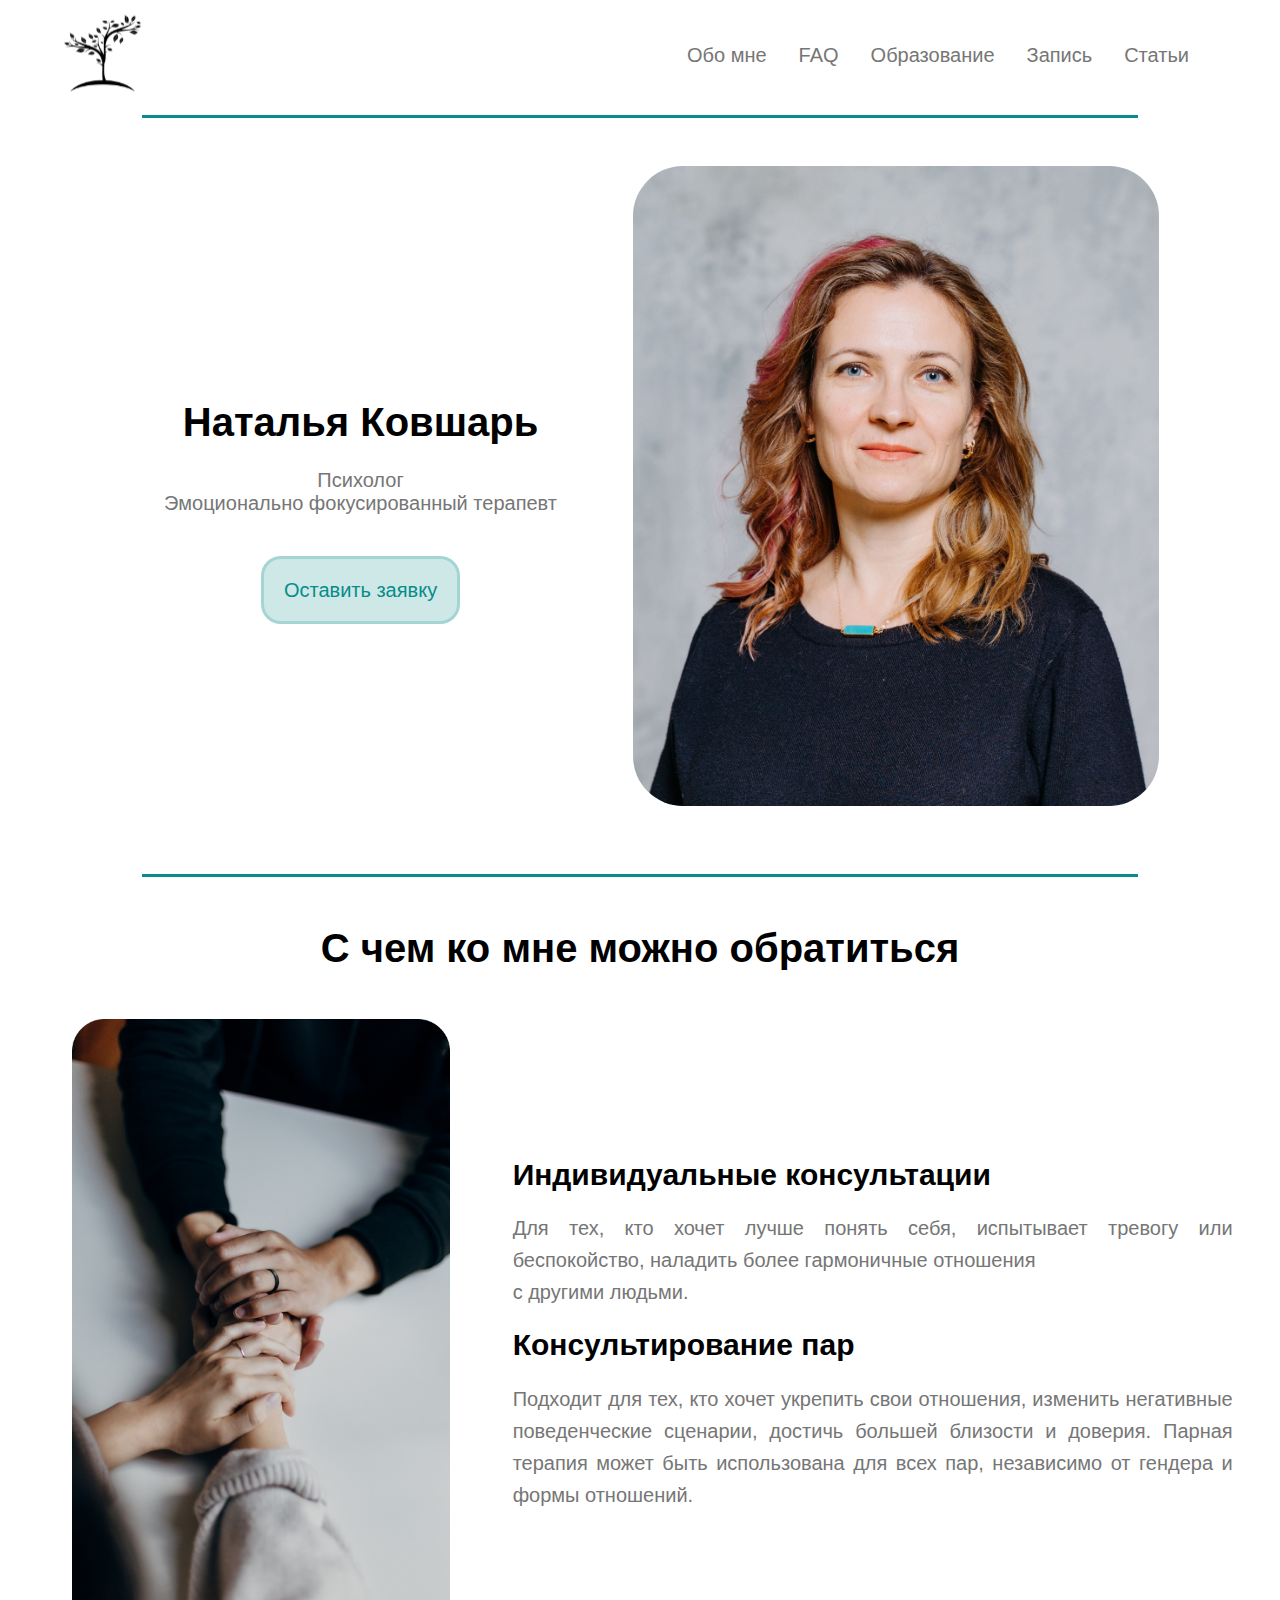
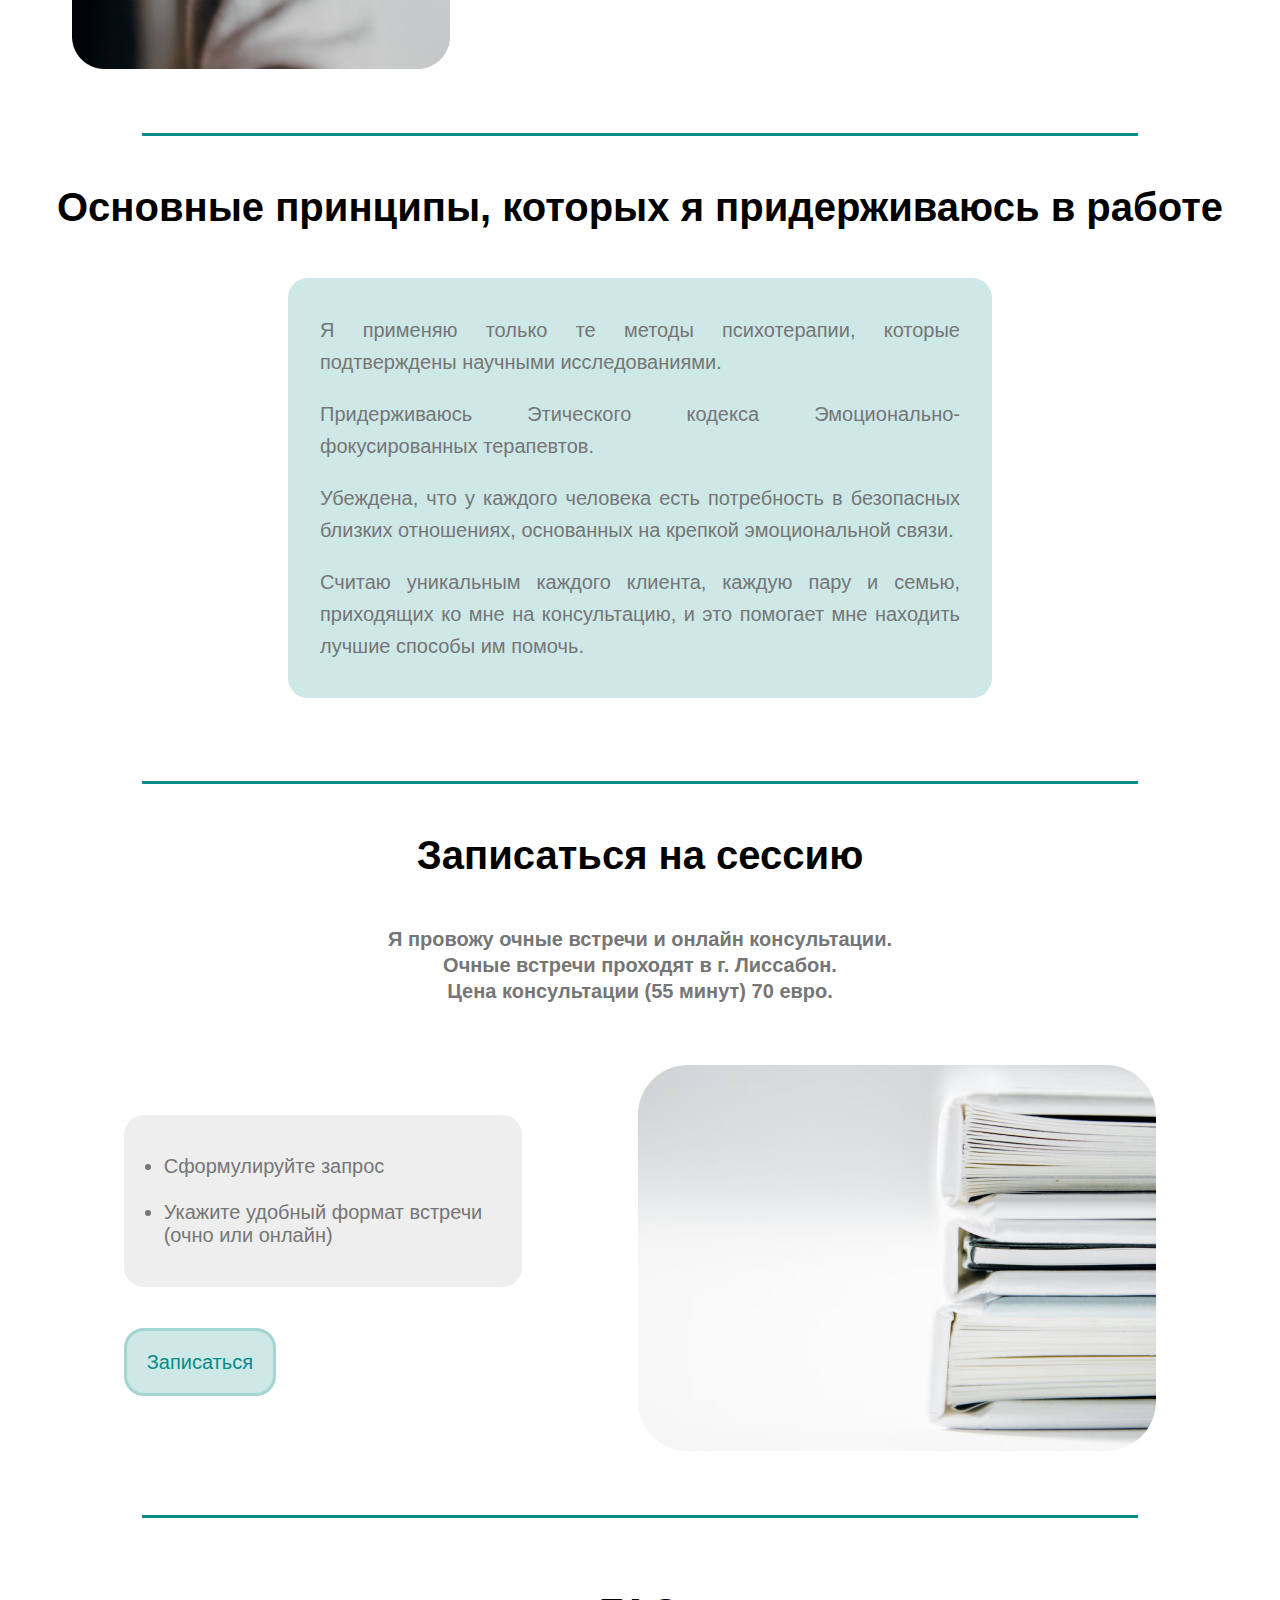
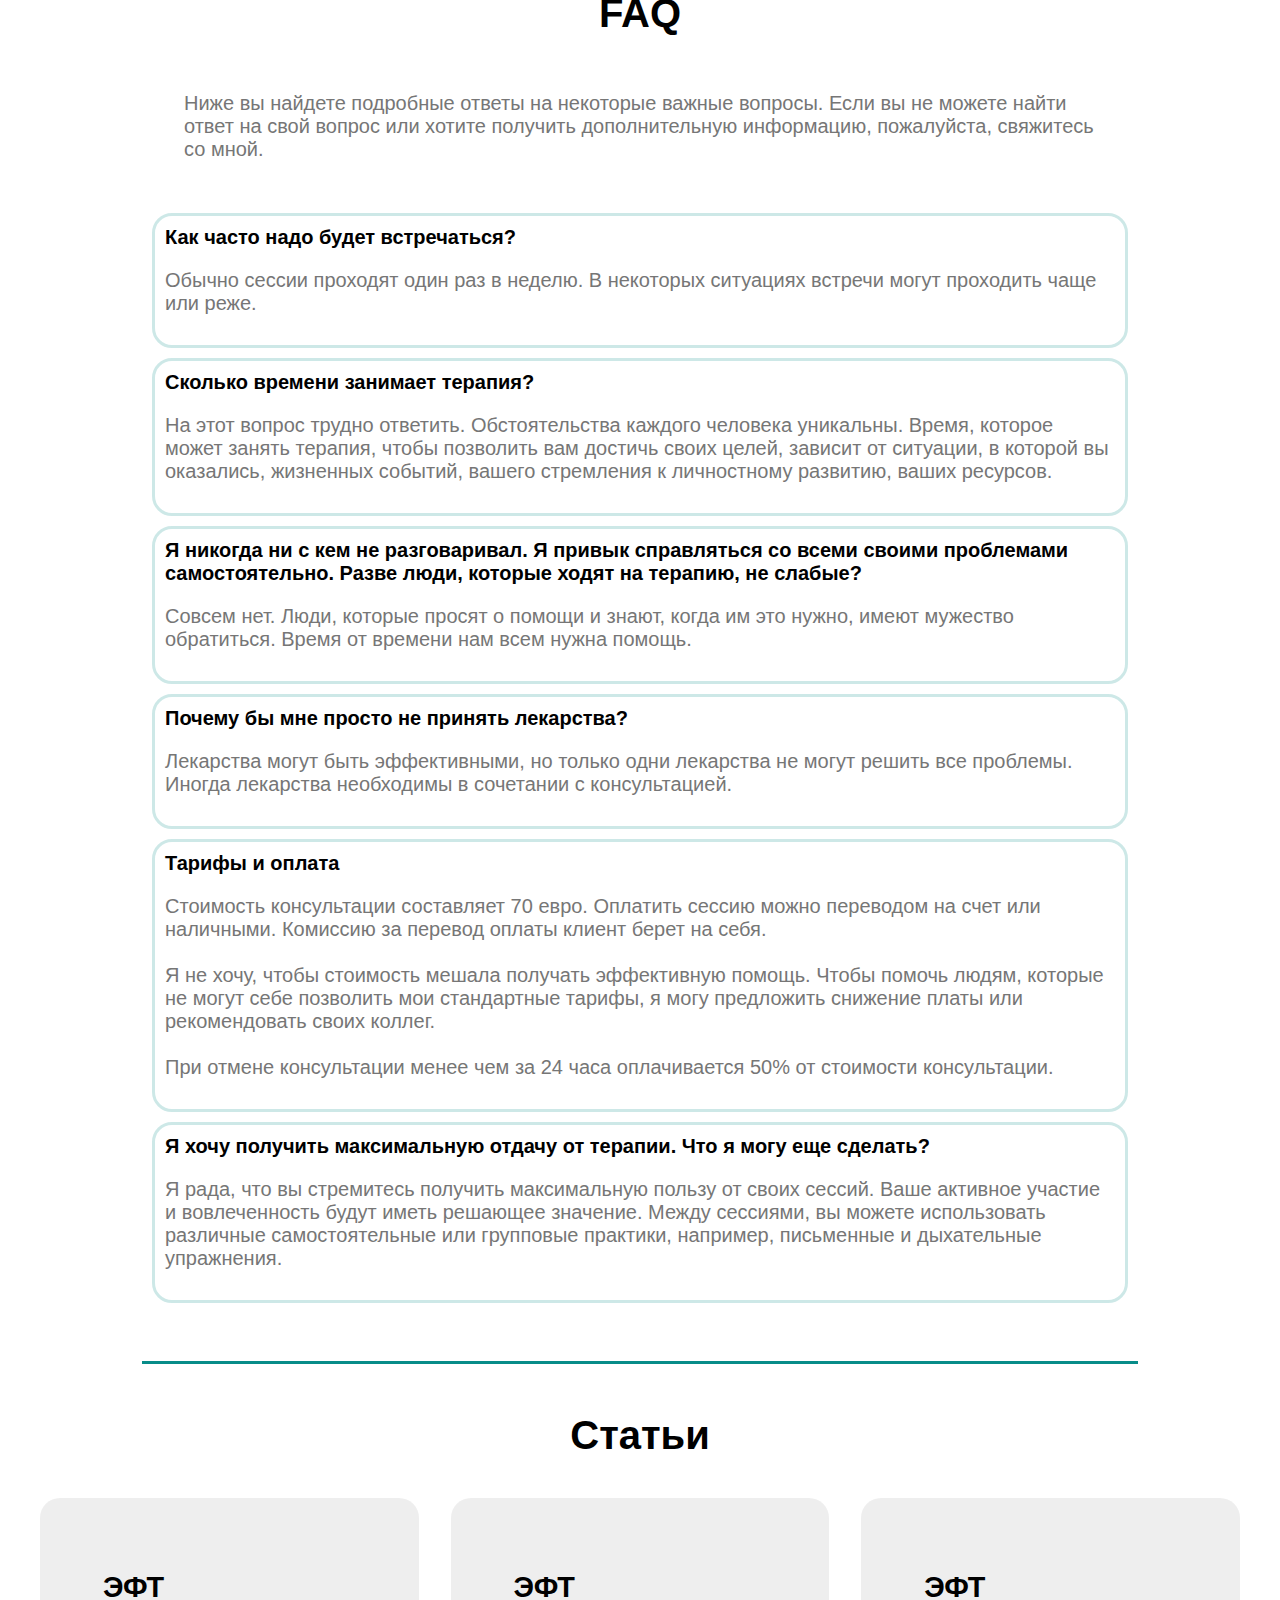
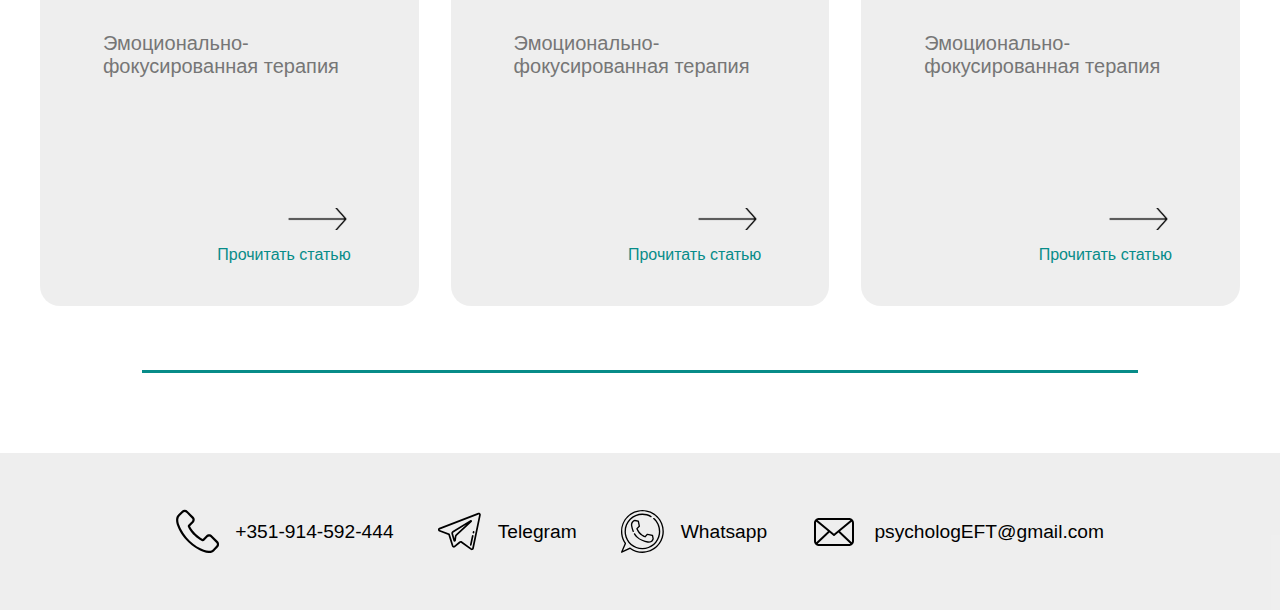
<file: index.html>
<!DOCTYPE html>
<html lang="en">

<head>
    <meta charset="UTF-8" />
    <meta http-equiv="X-UA-Compatible" content="IE=edge" />
    <meta name="viewport" content="width=device-width, initial-scale=1.0" />
    <link rel="stylesheet" href="./src/assets/styles/vendor/normalize.css" />
    <link rel="stylesheet" href="./src/assets/styles/main.css" />
    <title>Document</title>
    <style>

    </style>

</head>

<body>
    <header class="header">
        <a href="#" class="header__logo">
            <img src="./src/assets/images/logo.svg" alt="Главное лого - дерево." class="header__image" /></a>
        <ul class="header__list">
            <li class="header__item">
                <a href="#" class="text header__link header__link_current">Обо мне</a>
            </li>
            <li class="header__item">
                <a href="#faq" class="text header__link">FAQ</a>
            </li>
            <li class="header__item">
                <a href="./Education.html" class="text header__link">Образование</a>
            </li>
            <li class="header__item">
                <a href="#booking" class="text header__link">Запись</a>
            </li>
            <li class="header__item">
                <a href="./Articles.html" class="text header__link">Статьи</a>
            </li>
        </ul>
        <div class="hamburger-menu">
            <input id="hamburger-menu__toggle" type="checkbox" />
            <label class="hamburger-menu__button" for="hamburger-menu__toggle">
                <span></span>
            </label>
            <ul class="hamburger-menu__list">
                <li class="hamburger-menu__item">
                    <a href="#" class="text hamburger-menu__link">Обо мне</a>
                </li>
                <li class="hamburger-menu__item">
                    <a href="./Education.html" class="text hamburger-menu__link">Образование</a>
                </li>
                <li class="hamburger-menu__item">
                    <a href="./Articles.html" class="text hamburger-menu__link">Статьи</a>
                </li>
            </ul>
        </div>
    </header>
    <main class="main-container">
        <!-- Блок "Обо мне" -->
        <hr />
        <article class="about">
            <div class="about__text">
                <h1 class="title_size-m title_mobile-border title">Наталья Ковшарь</h1>
                <p class="text">
                    Психолог<br />
                    Эмоционально фокусированный терапевт
                </p>
                <div class="btn">
                    <a href="https://t.me/NataliaEFT" target="_blank" class="btn__link border-radius">Оставить
                        заявку</a>
                </div>
            </div>
            <div class="about__img-item">
                <img src="./src/assets/images/Natalia.jpg" alt="portrait of Natalia"
                    class="about__img border-radius__img" />
            </div>
        </article>
        <!-- Блок "Обо мне mobile" -->
        <article class="about-mobile">
            <h1 class="title_size-m title_mobile-border title">Наталья Ковшарь</h1>

            <img src="./src/assets/images/Natalia.jpg" alt="portrait of Natalia"
                class="about__img border-radius__img about__img-item" />
            <p class="text ">
                Психолог<br />
                Эмоционально фокусированный терапевт
            </p>

            <div class="btn">
                <a href="https://t.me/NataliaEFT" target="_blank" class="btn__link border-radius">Оставить заявку</a>
            </div>

            </div>
        </article>
        <!-- Блок услуги -->
        <hr id="services" />
        <div class="services">
            <h2 class="services__title title title_mobile-border">
                С чем ко мне можно обратиться
            </h2>
            <div class="services-block">
                <img class="services__image" src="./src/assets/images/main-hand.jpg" alt="Предоставляемые услуги" />
                <section class="services__text">
                    <article class="services__text-block">
                        <p class="services__text-title title_size-s">
                            Индивидуальные консультации
                        </p>
                        <p class="services__text-description text">
                            Для тех, кто хочет лучше понять себя, испытывает тревогу или
                            беспокойство, наладить более гармоничные отношения <br />
                            с другими людьми.
                        </p>
                    </article>
                    <article class="services__text-block">
                        <p class="services__text-title title_size-s">
                            Консультирование пар
                        </p>
                        <p class="services__text-description text">
                            Подходит для тех, кто хочет укрепить свои отношения, изменить
                            негативные поведенческие сценарии, достичь большей близости и
                            доверия. Парная терапия может быть использована для всех пар,
                            независимо от гендера и формы отношений.
                        </p>
                    </article>

                    <img class="services__image-mobile" src="./src/assets/images/main-hands_mobile.jpg"
                        alt="Предоставляемые услуги" />
                </section>
            </div>
        </div>
        <!-- Блок принципы -->
        <hr />
        <section class="principles">
            <h2 class="principles__tittle title title_mobile-border title_center">
                Основные принципы, которых я придерживаюсь в работе
            </h2>
            <h2 class="title_center title title_mobile-border title-none">
                Основные принципы
            </h2>

            <div class="principle_description">
                <p class="principles__text text">
                    Я применяю только те методы психотерапии, которые подтверждены
                    научными исследованиями.
                </p>
                <p class="principles__text text">
                    Придерживаюсь Этического кодекса Эмоционально-фокусированных
                    терапевтов.
                </p>
                <p class="principles__text text">
                    Убеждена, что у каждого человека есть потребность в безопасных
                    близких отношениях, основанных на крепкой эмоциональной связи.
                </p>
                <p class="principles__text text">
                    Считаю уникальным каждого клиента, каждую пару и семью, приходящих
                    ко мне на консультацию, и это помогает мне находить лучшие способы
                    им помочь.
                </p>
            </div>
        </section>
        <!-- Блок запись -->
        <hr id="booking" />
        <section class="booking">
            <h2 class="title_center title title_mobile-border">
                Записаться на сессию
            </h2>

            <p class="booking__info text">
                Я провожу очные встречи и онлайн консультации. <br />
                Очные встречи проходят в г. Лиссабон. <br />
                Цена консультации (55 минут) 70 евро.
            </p>

            <div class="booking-block2">
                <div>
                    <ul class="text booking-block2__text">
                        <li>Сформулируйте запрос</li><br>
                        <li>
                            Укажите удобный формат встречи <br />
                            (очно или онлайн)
                        </li>
                    </ul>
                    <div class="btn btn__booking">
                        <a href="https://t.me/NataliaEFT" target="_blank" class="btn__link border-radius">Записаться</a>
                    </div>
                </div>
                <img class="booking__image" src="./src/assets/images/booking1.jpg" alt="books" />
            </div>
        </section>
        <!-- Блок с вопросами -->
        <hr />
        <section class="faq" id="faq">
            <h2 class="faq__title title_center title title_mobile-border">FAQ
            </h2>
            <p class="text faq__text">Ниже вы найдете подробные ответы на некоторые важные вопросы. Если вы не можете
                найти ответ на свой вопрос или хотите
                получить дополнительную информацию, пожалуйста, свяжитесь со мной.</p>
            <div class="faq-container">
                <div class="faq-container__wrapper">
                    <ul class="faq-container__list">
                        <li class="faq-container__item">
                            <h3 class="faq-container__title title_size-s">Как часто надо будет встречаться?</h3>
                            <p class="text faq-container__text">Обычно сессии проходят один раз в неделю. В некоторых
                                ситуациях встречи могут проходить чаще или реже.</p>
                        </li>
                        <li class="faq-container__item">
                            <h3 class="faq-container__title title_size-s">Сколько времени занимает терапия?</h3>
                            <p class="text faq-container__text">На этот вопрос трудно ответить. Обстоятельства каждого
                                человека уникальны. Время, которое может занять терапия, чтобы
                                позволить вам достичь своих целей, зависит от ситуации, в которой вы оказались,
                                жизненных
                                событий, вашего стремления к
                                личностному развитию, ваших ресурсов.</p>
                        </li>
                        <li class="faq-container__item">
                            <h3 class="faq-container__title title_size-s">Я никогда ни с кем не разговаривал. Я привык
                                справляться со всеми своими проблемами самостоятельно. Разве люди, которые
                                ходят на терапию, не слабые?</h3>
                            <p class="text faq-container__text">Совсем нет. Люди, которые просят о помощи и знают, когда
                                им это нужно, имеют мужество обратиться. Время от времени нам
                                всем нужна помощь.</p>
                        </li>
                        <li class="faq-container__item">
                            <h3 class="faq-container__title title_size-s">Почему бы мне просто не принять лекарства?
                            </h3>
                            <p class="text faq-container__text">Лекарства могут быть эффективными, но только одни
                                лекарства не могут решить все проблемы. Иногда лекарства необходимы в
                                сочетании с консультацией.</p>
                        </li>
                        <li class="faq-container__item">
                            <h3 class="faq-container__title title_size-s">Тарифы и оплата</h3>
                            <p class="text faq-container__text">Стоимость консультации составляет 70 евро.
                                Оплатить сессию можно переводом на счет или наличными.
                                Комиссию за перевод оплаты клиент берет на себя.
                                <br><br>
                                Я не хочу, чтобы стоимость мешала получать эффективную помощь.
                                Чтобы помочь людям, которые не могут себе позволить мои стандартные тарифы, я могу
                                предложить снижение платы или
                                рекомендовать своих коллег.
                                <br><br>
                                При отмене консультации менее чем за 24 часа оплачивается 50% от стоимости консультации.
                            </p>
                        </li>
                        <li class="faq-container__item">
                            <h3 class="faq-container__title title_size-s">Я хочу получить максимальную отдачу от
                                терапии. Что я могу еще сделать?</h3>
                            <p class="text faq-container__text">Я рада, что вы стремитесь получить максимальную пользу
                                от своих сессий. Ваше активное участие и вовлеченность будут
                                иметь решающее значение.
                                Между сессиями, вы можете использовать различные самостоятельные или групповые практики,
                                например, письменные и
                                дыхательные упражнения.</p>
                        </li>
                    </ul>
                </div>
        </section>
        <!-- Блок статьи -->
        <hr />
        <section class="articles">
            <h2 class="title articles__title title_mobile-border">Статьи</h2>
            <div class="articles-card__wrapper">
                <div class="articles-card">
                    <h3 class="articles-card__title title_size-s">ЭФТ</h3>
                    <p class="text articles-card__text">
                        Эмоционально-фокусированная терапия
                    </p>
                    <a href="Articles.html" class="articles-card__link">
                        <svg class="articles-card__icon" xmlns="http://www.w3.org/2000/svg"
                            xmlns:xlink="http://www.w3.org/1999/xlink" width="107" height="22" viewBox="0 0 107 22"
                            fill="none">
                            <rect width="107" height="22" fill="url(#pattern0)" />
                            <defs>
                                <pattern id="pattern0" patternContentUnits="objectBoundingBox" width="1" height="1">
                                    <use xlink:href="#image0_420_142"
                                        transform="translate(0 -1.93182) scale(0.000997009 0.00484909)" />
                                </pattern>
                                <image id="image0_420_142" width="1003" height="1003"
                                    xlink:href="[data-uri]" />
                            </defs>
                        </svg>

                        <p class="articles-card__link-text">Прочитать статью</p>
                    </a>
                </div>
                <div class="articles-card">
                    <h3 class="articles-card__title title_size-s">ЭФТ</h3>
                    <p class="text articles-card__text">
                        Эмоционально-фокусированная терапия
                    </p>
                    <a href="Articles.html" class="articles-card__link">
                        <svg class="articles-card__icon" xmlns="http://www.w3.org/2000/svg"
                            xmlns:xlink="http://www.w3.org/1999/xlink" width="107" height="22" viewBox="0 0 107 22"
                            fill="none">
                            <rect width="107" height="22" fill="url(#pattern0)" />
                            <defs>
                                <pattern id="pattern0" patternContentUnits="objectBoundingBox" width="1" height="1">
                                    <use xlink:href="#image0_420_142"
                                        transform="translate(0 -1.93182) scale(0.000997009 0.00484909)" />
                                </pattern>
                                <image id="image0_420_142" width="1003" height="1003"
                                    xlink:href="[data-uri]" />
                            </defs>
                        </svg>
                        <p class="articles-card__link-text">Прочитать статью</p>
                    </a>
                </div>
                <div class="articles-card articles-card_last">
                    <h3 class="articles-card__title title_size-s">ЭФТ</h3>
                    <p class="text articles-card__text">
                        Эмоционально-фокусированная терапия
                    </p>
                    <a href="Articles.html" class="articles-card__link">
                        <svg class="articles-card__icon" xmlns="http://www.w3.org/2000/svg"
                            xmlns:xlink="http://www.w3.org/1999/xlink" width="107" height="22" viewBox="0 0 107 22"
                            fill="none">
                            <rect width="107" height="22" fill="url(#pattern0)" />
                            <defs>
                                <pattern id="pattern0" patternContentUnits="objectBoundingBox" width="1" height="1">
                                    <use xlink:href="#image0_420_142"
                                        transform="translate(0 -1.93182) scale(0.000997009 0.00484909)" />
                                </pattern>
                                <image id="image0_420_142" width="1003" height="1003"
                                    xlink:href="[data-uri]" />
                            </defs>
                        </svg>
                        <p class="articles-card__link-text">Прочитать статью</p>
                    </a>
                </div>
            </div>
        </section>
        <hr />
    </main>
    <footer class="footer">
        <ul class="footer__list">
            <li class="footer__item">
                <a class="footer__link" href="tel:+351914592444">
                    <svg class="footer__icon footer__icon_telephone" xmlns="http://www.w3.org/2000/svg"
                        xmlns:xlink="http://www.w3.org/1999/xlink" version="1.1" id="Capa_1" x="0px" y="0px"
                        viewBox="0 0 482.6 482.6" style="enable-background: new 0 0 482.6 482.6" xml:space="preserve">
                        <g>
                            <path
                                d="M98.339,320.8c47.6,56.9,104.9,101.7,170.3,133.4c24.9,11.8,58.2,25.8,95.3,28.2c2.3,0.1,4.5,0.2,6.8,0.2   c24.9,0,44.9-8.6,61.2-26.3c0.1-0.1,0.3-0.3,0.4-0.5c5.8-7,12.4-13.3,19.3-20c4.7-4.5,9.5-9.2,14.1-14   c21.3-22.2,21.3-50.4-0.2-71.9l-60.1-60.1c-10.2-10.6-22.4-16.2-35.2-16.2c-12.8,0-25.1,5.6-35.6,16.1l-35.8,35.8   c-3.3-1.9-6.7-3.6-9.9-5.2c-4-2-7.7-3.9-11-6c-32.6-20.7-62.2-47.7-90.5-82.4c-14.3-18.1-23.9-33.3-30.6-48.8   c9.4-8.5,18.2-17.4,26.7-26.1c3-3.1,6.1-6.2,9.2-9.3c10.8-10.8,16.6-23.3,16.6-36s-5.7-25.2-16.6-36l-29.8-29.8   c-3.5-3.5-6.8-6.9-10.2-10.4c-6.6-6.8-13.5-13.8-20.3-20.1c-10.3-10.1-22.4-15.4-35.2-15.4c-12.7,0-24.9,5.3-35.6,15.5l-37.4,37.4   c-13.6,13.6-21.3,30.1-22.9,49.2c-1.9,23.9,2.5,49.3,13.9,80C32.739,229.6,59.139,273.7,98.339,320.8z M25.739,104.2   c1.2-13.3,6.3-24.4,15.9-34l37.2-37.2c5.8-5.6,12.2-8.5,18.4-8.5c6.1,0,12.3,2.9,18,8.7c6.7,6.2,13,12.7,19.8,19.6   c3.4,3.5,6.9,7,10.4,10.6l29.8,29.8c6.2,6.2,9.4,12.5,9.4,18.7s-3.2,12.5-9.4,18.7c-3.1,3.1-6.2,6.3-9.3,9.4   c-9.3,9.4-18,18.3-27.6,26.8c-0.2,0.2-0.3,0.3-0.5,0.5c-8.3,8.3-7,16.2-5,22.2c0.1,0.3,0.2,0.5,0.3,0.8   c7.7,18.5,18.4,36.1,35.1,57.1c30,37,61.6,65.7,96.4,87.8c4.3,2.8,8.9,5,13.2,7.2c4,2,7.7,3.9,11,6c0.4,0.2,0.7,0.4,1.1,0.6   c3.3,1.7,6.5,2.5,9.7,2.5c8,0,13.2-5.1,14.9-6.8l37.4-37.4c5.8-5.8,12.1-8.9,18.3-8.9c7.6,0,13.8,4.7,17.7,8.9l60.3,60.2   c12,12,11.9,25-0.3,37.7c-4.2,4.5-8.6,8.8-13.3,13.3c-7,6.8-14.3,13.8-20.9,21.7c-11.5,12.4-25.2,18.2-42.9,18.2   c-1.7,0-3.5-0.1-5.2-0.2c-32.8-2.1-63.3-14.9-86.2-25.8c-62.2-30.1-116.8-72.8-162.1-127c-37.3-44.9-62.4-86.7-79-131.5   C28.039,146.4,24.139,124.3,25.739,104.2z" />
                        </g>
                        <g></g>
                        <g></g>
                        <g></g>
                        <g></g>
                        <g></g>
                        <g></g>
                        <g></g>
                        <g></g>
                        <g></g>
                        <g></g>
                        <g></g>
                        <g></g>
                        <g></g>
                        <g></g>
                        <g></g>
                    </svg>
                    <p class="footer__text">+351-914-592-444</p>
                </a>
            </li>
            <li class="footer__item">
                <a href="https://t.me/NataliaEFT" class="footer__link">
                    <svg class="footer__icon footer__icon_telegram" xmlns="http://www.w3.org/2000/svg"
                        xmlns:xlink="http://www.w3.org/1999/xlink" version="1.1" id="Layer_1" x="0px" y="0px"
                        viewBox="0 0 512 512" style="enable-background:new 0 0 512 512;" xml:space="preserve">
                        <g>
                            <g>
                                <g>
                                    <path
                                        d="M385.268,121.919l-210.569,129.69c-11.916,7.356-17.555,21.885-13.716,35.323l22.768,80     c1.945,6.821,8.015,11.355,14.999,11.355c0.389,0,0.782-0.014,1.176-0.043c7.466-0.542,13.374-6.103,14.367-13.515l5.92-43.866     c0.798-5.902,3.642-11.392,8.001-15.45l173.765-161.524c5.251-4.869,5.945-12.842,1.618-18.545     C399.263,119.636,391.388,118.16,385.268,121.919z M214.32,290.478c-7.808,7.268-12.895,17.089-14.323,27.655l-2.871,21.278     l-16.527-58.072c-1.343-4.704,0.635-9.791,4.805-12.365l154.258-95.007L214.32,290.478z" />
                                    <path
                                        d="M503.67,37.382c-6.579-5.576-15.657-7.111-23.698-4.005L15.08,212.719C5.873,216.27-0.047,224.939,0,234.804     c0.048,9.874,6.055,18.495,15.316,21.965l108.59,40.529l42.359,136.225c2.326,7.489,8.197,13.308,15.703,15.566     c7.502,2.256,15.604,0.643,21.66-4.31l63.14-51.473c3.032-2.472,7.362-2.594,10.528-0.295l113.883,82.681     c4.097,2.978,8.932,4.511,13.823,4.511c2.865,0,5.749-0.526,8.517-1.596c7.486-2.895,12.93-9.312,14.56-17.163l83.429-401.309     C513.26,51.685,510.257,42.967,503.67,37.382z M491.536,55.99l-83.428,401.308c-0.302,1.45-1.346,2.053-1.942,2.284     c-0.6,0.232-1.785,0.489-2.997-0.393l-113.887-82.685c-5.091-3.696-11.077-5.531-17.052-5.531     c-6.518,0-13.027,2.185-18.347,6.519l-63.154,51.485c-1.124,0.92-2.291,0.756-2.885,0.577c-0.598-0.18-1.665-0.69-2.099-2.086     l-43.845-141.006c-0.937-3.013-3.217-5.423-6.173-6.527L22.462,237.662c-1.696-0.635-2.057-1.958-2.062-2.957     c-0.005-0.99,0.343-2.307,2.023-2.955L487.316,52.409c0.002-0.001,0.005-0.002,0.008-0.003c1.51-0.583,2.627,0.087,3.159,0.537     C491.017,53.398,491.867,54.398,491.536,55.99z" />
                                </g>
                            </g>
                        </g>
                        <g>
                            <g>
                                <path
                                    d="M427.481,252.142c-5.506-1.196-10.936,2.299-12.131,7.804l-1.55,7.14c-1.195,5.505,2.299,10.936,7.804,12.131    c0.729,0.158,1.456,0.234,2.174,0.234c4.695,0,8.92-3.262,9.958-8.037l1.55-7.14C436.48,258.769,432.985,253.338,427.481,252.142z    " />
                            </g>
                        </g>
                        <g>
                            <g>
                                <path
                                    d="M417.281,299.122c-5.512-1.195-10.938,2.299-12.132,7.804l-23.459,108.051c-1.195,5.505,2.299,10.936,7.803,12.131    c0.73,0.158,1.457,0.234,2.174,0.234c4.696,0,8.92-3.262,9.958-8.037l23.459-108.052    C426.279,305.748,422.785,300.317,417.281,299.122z" />
                            </g>
                        </g>
                        <g>
                        </g>
                        <g>
                        </g>
                        <g>
                        </g>
                        <g>
                        </g>
                        <g>
                        </g>
                        <g>
                        </g>
                        <g>
                        </g>
                        <g>
                        </g>
                        <g>
                        </g>
                        <g>
                        </g>
                        <g>
                        </g>
                        <g>
                        </g>
                        <g>
                        </g>
                        <g>
                        </g>
                        <g>
                        </g>
                    </svg>
                    <p class="footer__text">Telegram</p>
                </a>
            </li>
            <li class="footer__item">
                <a href="https://wa.me/79629108212" class="footer__link"><svg class="footer__icon footer__icon_telegram"
                        version="1.1" id="Layer_1" xmlns="http://www.w3.org/2000/svg"
                        xmlns:xlink="http://www.w3.org/1999/xlink" viewBox="0 0 512 512" xml:space="preserve">
                        <g>
                            <g>
                                <path
                                    d="M437.019,74.981C388.667,26.629,324.38,0,256,0S123.333,26.629,74.981,74.981C26.629,123.333,0,187.62,0,256    c0,51.582,15.212,101.126,44.038,143.582L0.648,500.825c-2.843,6.632,4.272,13.513,10.815,10.396l96.843-46.115    C151.658,495.802,202.618,512,256,512c68.38,0,132.667-26.628,181.019-74.981C485.372,388.668,512,324.38,512,256    S485.372,123.333,437.019,74.981z M256,495.967c-51.553,0-100.69-16.112-142.1-46.596c-2.356-1.735-5.558-2.039-8.199-0.781    L23.756,487.61l36.766-85.784c1.096-2.558,0.788-5.501-0.816-7.775C31.135,353.5,16.033,305.764,16.033,256    C16.033,123.682,123.682,16.033,256,16.033S495.967,123.682,495.967,256S388.318,495.967,256,495.967z" />
                            </g>
                        </g>
                        <g>
                            <g>
                                <path
                                    d="M397.05,96.066c-3.318-2.931-8.385-2.613-11.315,0.706c-2.93,3.319-2.613,8.385,0.705,11.315    c42.433,37.451,66.771,91.363,66.771,147.913c0,108.743-88.469,197.211-197.211,197.211    c-108.743,0-197.211-88.468-197.211-197.211S147.257,58.789,256,58.789c34.673,0,68.768,9.122,98.6,26.379    c3.833,2.218,8.737,0.907,10.954-2.926s0.908-8.736-2.924-10.954C330.359,52.623,293.487,42.756,256,42.756    C138.416,42.756,42.756,138.416,42.756,256S138.416,469.244,256,469.244S469.244,373.584,469.244,256    C469.244,194.852,442.93,136.559,397.05,96.066z" />
                            </g>
                        </g>
                        <g>
                            <g>
                                <path
                                    d="M392.149,342.917l-7.689-41.647c-0.595-3.225-3.096-5.762-6.311-6.406l-60.465-12.092    c-2.628-0.522-5.346,0.299-7.241,2.194l-24.826,24.827c-41.844-18.678-64.966-41.848-85.333-85.484l24.751-24.751    c1.895-1.895,2.718-4.612,2.192-7.241l-12.092-60.466c-0.643-3.216-3.181-5.716-6.406-6.312l-41.647-7.689    c-1.07-0.198-2.17-0.175-3.231,0.066c-10.898,2.477-20.843,7.97-28.756,15.884c-13.703,13.703-18.937,33.724-15.134,57.897    c3.465,22.03,10.454,45.99,19.678,67.467c1.748,4.069,6.463,5.951,10.53,4.202c4.068-1.748,5.949-6.461,4.202-10.53    c-8.713-20.284-15.308-42.883-18.572-63.631c-3.015-19.171,0.562-33.997,10.633-44.068c5.399-5.4,12.091-9.253,19.436-11.207    l34.612,6.39l10.187,50.934l-25.652,25.652c-2.349,2.349-3.007,5.903-1.651,8.937c23.32,52.224,50.677,79.559,100.937,100.858    c3.01,1.273,6.487,0.596,8.797-1.713l25.651-25.652l50.933,10.187l6.391,34.612c-1.953,7.343-5.807,14.035-11.206,19.436    c-10.072,10.07-24.901,13.648-44.069,10.632c-38.321-6.029-91.477-24.633-125.737-58.757l-0.492-0.493    c-9.305-9.341-17.968-20.672-25.75-33.68c-2.271-3.799-7.194-5.037-10.995-2.764c-3.8,2.272-5.037,7.196-2.764,10.995    c8.451,14.128,17.921,26.497,28.178,36.797l0.496,0.494c36.988,36.842,93.768,56.828,134.571,63.246    c16.27,2.56,33.749,1.36,48.085-7.402c3.563-2.177,6.86-4.779,9.812-7.731c7.915-7.916,13.408-17.86,15.883-28.758    C392.325,345.087,392.347,343.987,392.149,342.917z" />
                            </g>
                        </g>
                    </svg>
                    <p class="footer__text">Whatsapp</p>
                </a>
            <li class="footer__item">
                <a href="mailto:psychologEFT@gmail.com" class="footer__link"><svg class="footer__icon footer__icon_mail"
                        xmlns="http://www.w3.org/2000/svg" viewBox="0 0 24 24">
                        <path
                            d="M3.84674576,17.8602756 C4.0442161,17.955959 4.26584099,18.0096122 4.49999728,18.0096122 L19.5,18.0096122 C19.734157,18.0096122 19.9557825,17.9559587 20.1532533,17.8602747 L14.2446247,12.2992125 L12.3178536,13.8859651 C12.1332257,14.0380116 11.8667743,14.0380116 11.6821464,13.8859651 L9.75537533,12.2992125 L3.84674576,17.8602756 L3.84674576,17.8602756 Z M3.1430925,17.1498223 C3.1477226,17.1451097 3.15246435,17.1404678 3.15731765,17.1359 L8.97720082,11.6583629 L3.18214637,6.88596512 C3.16950983,6.87555855 3.15751523,6.86466152 3.14616744,6.85332433 C3.05246763,7.04913384 2.99999728,7.26843937 2.99999728,7.5 L2.99999728,16.5096122 C2.99999728,16.7386275 3.05132045,16.9556556 3.1430925,17.1498223 L3.1430925,17.1498223 Z M20.8569057,17.1498204 C20.9486772,16.9556542 21,16.7386268 21,16.5096122 L21,7.5 C21,7.26844009 20.94753,7.04913522 20.8538307,6.85332617 C20.8424835,6.86466269 20.8304895,6.87555911 20.8178536,6.88596512 L15.0227992,11.6583629 L20.8426823,17.1359 C20.847535,17.1404672 20.8522762,17.1451085 20.8569057,17.1498204 L20.8569057,17.1498204 Z M20.1444281,6.14509696 C19.9491886,6.05206979 19.7306751,6 19.5,6 L4.49999728,6 C4.26932289,6 4.05080997,6.05206949 3.85557086,6.14509614 L12,12.8522731 L20.1444281,6.14509696 L20.1444281,6.14509696 Z M4.49999728,5 L19.5,5 C20.8807119,5 22,6.11928813 22,7.5 L22,16.5096122 C22,17.8903241 20.8807119,19.0096122 19.5,19.0096122 L4.49999728,19.0096122 C3.11928541,19.0096122 1.99999728,17.8903241 1.99999728,16.5096122 L1.99999728,7.5 C1.99999728,6.11928813 3.11928541,5 4.49999728,5 Z" />
                    </svg>
                    <p class="footer__text">psychologEFT@gmail.com</p>
                </a>
            </li>
        </ul>
    </footer>
</body>

</html>
</file>
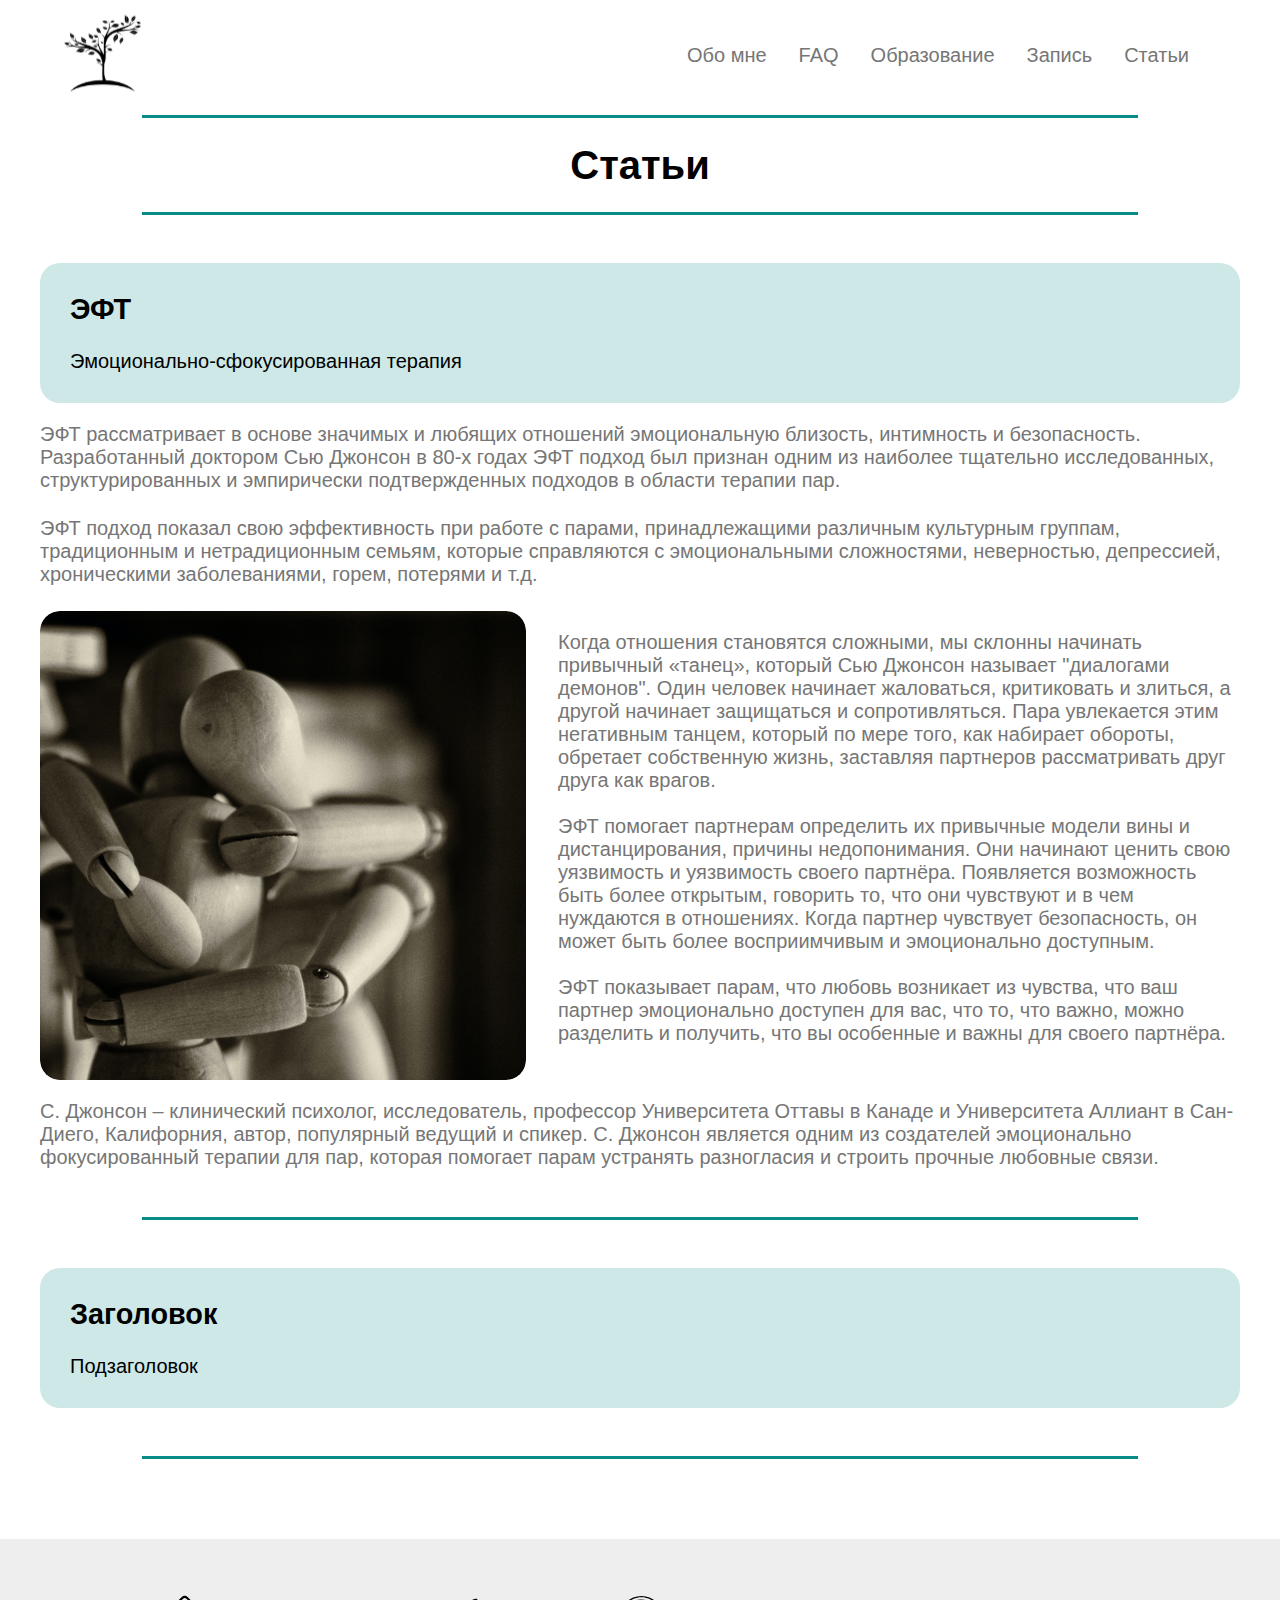
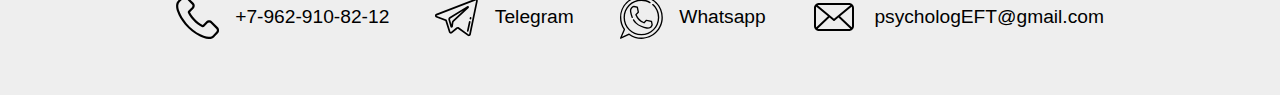
<file: Articles.html>
<!DOCTYPE html>
<html lang="en">

<head>
    <meta charset="UTF-8">
    <meta http-equiv="X-UA-Compatible" content="IE=edge">
    <meta name="viewport" content="width=device-width, initial-scale=1.0">
    <link rel="stylesheet" href="./src/assets/styles/vendor/normalize.css">
    <link rel="stylesheet" href="./src/assets/styles/main.css">
    <title>Document</title>
</head>

<body>
    <header class="header">
        <a href="index.html" class="header__logo">
            <img src="./src/assets/images/logo.svg" alt="Главное лого - дерево." class="header__image"></a>
        <ul class="header__list">
            <li class="header__item"><a href="index.html" class="text header__link header__link_current">Обо мне</a>
            </li>
            <li class="header__item"><a href="index.html#faq" class="text header__link">FAQ</a></li>
            <li class="header__item"><a href="./Education.html" class="text header__link">Образование</a></li>
            <li class="header__item"><a href="index.html#booking" class="text header__link">Запись</a>
            </li>
            <li class="header__item"><a href="#" class="text header__link">Статьи</a></li>
        </ul>
        <div class="hamburger-menu">
            <input id="hamburger-menu__toggle" type="checkbox" />
            <label class="hamburger-menu__button" for="hamburger-menu__toggle">
                <span></span>
            </label>
            <ul class="hamburger-menu__list">
                <li class="hamburger-menu__item">
                    <a href="index.html" class="text hamburger-menu__link">Обо мне</a>
                </li>
                <li class="hamburger-menu__item">
                    <a href="index.html#faq" class="text hamburger-menu__link">FAQ</a>
                </li>
                <li class="hamburger-menu__item">
                    <a href="./Education.html" class="text hamburger-menu__link">Образование</a>
                </li>
                <li class="hamburger-menu__item">
                    <a href="index.html#booking" class="text hamburger-menu__link">Запись</a>
                </li>
                <li class="hamburger-menu__item">
                    <a href="./Articles.html" class="text hamburger-menu__link">Статьи</a>
                </li>
            </ul>
        </div>
    </header>
    <main class="main-container">
        <hr>
        <h1 class="title title_center title_mobile-border">Статьи</h1>
        <hr>
        <section class="article">
            <div class="article__title-wrapper">
                <h2 class="article__title title_size-s">ЭФТ</h2>
                <p class="text article__subtitle">Эмоционально-сфокусированная терапия</p>
            </div>
            <p class="text article__text">ЭФТ рассматривает в основе значимых и любящих отношений эмоциональную
                близость,
                интимность и
                безопасность.
                Разработанный доктором Сью Джонсон в 80-х годах ЭФТ подход был признан одним из наиболее тщательно
                исследованных,
                структурированных и эмпирически подтвержденных подходов в области терапии пар.
            </p>
            <p class="text article__text">ЭФТ подход показал свою эффективность при работе с парами, принадлежащими
                различным
                культурным группам, традиционным и
                нетрадиционным семьям, которые справляются с эмоциональными сложностями, неверностью, депрессией,
                хроническими
                заболеваниями, горем, потерями и т.д.
            </p>
            <div class="article__wrapper"><img class="article__image article__image_left"
                    src="./src/assets/images/article-photo.jpg" alt="Деревянные человечки обнимаются">
                <p class="text article__text">Когда отношения становятся сложными, мы склонны начинать привычный
                    «танец»,
                    который Сью
                    Джонсон называет "диалогами
                    демонов". Один человек начинает жаловаться, критиковать и злиться, а другой начинает защищаться и
                    сопротивляться. Пара
                    увлекается этим негативным танцем, который по мере того, как набирает обороты, обретает собственную
                    жизнь, заставляя
                    партнеров рассматривать друг друга как врагов.
                    <br><br>
                    ЭФТ помогает партнерам определить их привычные модели вины и
                    дистанцирования,
                    причины
                    недопонимания. Они начинают ценить
                    свою уязвимость и уязвимость своего партнёра. Появляется возможность быть более открытым, говорить
                    то,
                    что они чувствуют
                    и в чем нуждаются в отношениях. Когда партнер чувствует безопасность, он может быть более
                    восприимчивым
                    и эмоционально
                    доступным.
                    <br><br>
                    ЭФТ показывает парам, что любовь возникает из чувства, что ваш партнер
                    эмоционально доступен
                    для вас, что то, что важно,
                    можно разделить и получить, что вы особенные и важны для своего партнёра.
                </p>
            </div>
            <p class="text article__text">С. Джонсон – клинический психолог, исследователь, профессор Университета
                Оттавы в Канаде и
                Университета Аллиант в
                Сан-Диего, Калифорния, автор, популярный ведущий и спикер. С. Джонсон является одним из создателей
                эмоционально
                фокусированный терапии для пар, которая помогает парам устранять разногласия и строить прочные
                любовные
                связи.</p>
        </section>
        <hr>
        <section class="article">
            <div class="article__title-wrapper">
                <h2 class="article__title title_size-s">Заголовок</h2>
                <p class="text article__subtitle">Подзаголовок</p>
            </div>
        </section>
        <hr>
    </main>
    <footer class="footer">
        <ul class="footer__list">
            <li class="footer__item">
                <a class="footer__link" href="tel:+79629108212">
                    <svg class="footer__icon footer__icon_telephone" xmlns="http://www.w3.org/2000/svg"
                        xmlns:xlink="http://www.w3.org/1999/xlink" version="1.1" id="Capa_1" x="0px" y="0px"
                        viewBox="0 0 482.6 482.6" style="enable-background:new 0 0 482.6 482.6;" xml:space="preserve">
                        <g>
                            <path
                                d="M98.339,320.8c47.6,56.9,104.9,101.7,170.3,133.4c24.9,11.8,58.2,25.8,95.3,28.2c2.3,0.1,4.5,0.2,6.8,0.2   c24.9,0,44.9-8.6,61.2-26.3c0.1-0.1,0.3-0.3,0.4-0.5c5.8-7,12.4-13.3,19.3-20c4.7-4.5,9.5-9.2,14.1-14   c21.3-22.2,21.3-50.4-0.2-71.9l-60.1-60.1c-10.2-10.6-22.4-16.2-35.2-16.2c-12.8,0-25.1,5.6-35.6,16.1l-35.8,35.8   c-3.3-1.9-6.7-3.6-9.9-5.2c-4-2-7.7-3.9-11-6c-32.6-20.7-62.2-47.7-90.5-82.4c-14.3-18.1-23.9-33.3-30.6-48.8   c9.4-8.5,18.2-17.4,26.7-26.1c3-3.1,6.1-6.2,9.2-9.3c10.8-10.8,16.6-23.3,16.6-36s-5.7-25.2-16.6-36l-29.8-29.8   c-3.5-3.5-6.8-6.9-10.2-10.4c-6.6-6.8-13.5-13.8-20.3-20.1c-10.3-10.1-22.4-15.4-35.2-15.4c-12.7,0-24.9,5.3-35.6,15.5l-37.4,37.4   c-13.6,13.6-21.3,30.1-22.9,49.2c-1.9,23.9,2.5,49.3,13.9,80C32.739,229.6,59.139,273.7,98.339,320.8z M25.739,104.2   c1.2-13.3,6.3-24.4,15.9-34l37.2-37.2c5.8-5.6,12.2-8.5,18.4-8.5c6.1,0,12.3,2.9,18,8.7c6.7,6.2,13,12.7,19.8,19.6   c3.4,3.5,6.9,7,10.4,10.6l29.8,29.8c6.2,6.2,9.4,12.5,9.4,18.7s-3.2,12.5-9.4,18.7c-3.1,3.1-6.2,6.3-9.3,9.4   c-9.3,9.4-18,18.3-27.6,26.8c-0.2,0.2-0.3,0.3-0.5,0.5c-8.3,8.3-7,16.2-5,22.2c0.1,0.3,0.2,0.5,0.3,0.8   c7.7,18.5,18.4,36.1,35.1,57.1c30,37,61.6,65.7,96.4,87.8c4.3,2.8,8.9,5,13.2,7.2c4,2,7.7,3.9,11,6c0.4,0.2,0.7,0.4,1.1,0.6   c3.3,1.7,6.5,2.5,9.7,2.5c8,0,13.2-5.1,14.9-6.8l37.4-37.4c5.8-5.8,12.1-8.9,18.3-8.9c7.6,0,13.8,4.7,17.7,8.9l60.3,60.2   c12,12,11.9,25-0.3,37.7c-4.2,4.5-8.6,8.8-13.3,13.3c-7,6.8-14.3,13.8-20.9,21.7c-11.5,12.4-25.2,18.2-42.9,18.2   c-1.7,0-3.5-0.1-5.2-0.2c-32.8-2.1-63.3-14.9-86.2-25.8c-62.2-30.1-116.8-72.8-162.1-127c-37.3-44.9-62.4-86.7-79-131.5   C28.039,146.4,24.139,124.3,25.739,104.2z" />
                        </g>
                        <g>
                        </g>
                        <g>
                        </g>
                        <g>
                        </g>
                        <g>
                        </g>
                        <g>
                        </g>
                        <g>
                        </g>
                        <g>
                        </g>
                        <g>
                        </g>
                        <g>
                        </g>
                        <g>
                        </g>
                        <g>
                        </g>
                        <g>
                        </g>
                        <g>
                        </g>
                        <g>
                        </g>
                        <g>
                        </g>
                    </svg>
                    <p class="footer__text">+7-962-910-82-12</p>
                </a>
            </li>
            <li class="footer__item">
                <a href="https://t.me/NataliaEFT" class="footer__link"><svg class="footer__icon footer__icon_telegram"
                        xmlns="http://www.w3.org/2000/svg" xmlns:xlink="http://www.w3.org/1999/xlink" version="1.1"
                        id="Layer_1" x="0px" y="0px" viewBox="0 0 512 512" style="enable-background:new 0 0 512 512;"
                        xml:space="preserve">
                        <g>
                            <g>
                                <g>
                                    <path
                                        d="M385.268,121.919l-210.569,129.69c-11.916,7.356-17.555,21.885-13.716,35.323l22.768,80     c1.945,6.821,8.015,11.355,14.999,11.355c0.389,0,0.782-0.014,1.176-0.043c7.466-0.542,13.374-6.103,14.367-13.515l5.92-43.866     c0.798-5.902,3.642-11.392,8.001-15.45l173.765-161.524c5.251-4.869,5.945-12.842,1.618-18.545     C399.263,119.636,391.388,118.16,385.268,121.919z M214.32,290.478c-7.808,7.268-12.895,17.089-14.323,27.655l-2.871,21.278     l-16.527-58.072c-1.343-4.704,0.635-9.791,4.805-12.365l154.258-95.007L214.32,290.478z" />
                                    <path
                                        d="M503.67,37.382c-6.579-5.576-15.657-7.111-23.698-4.005L15.08,212.719C5.873,216.27-0.047,224.939,0,234.804     c0.048,9.874,6.055,18.495,15.316,21.965l108.59,40.529l42.359,136.225c2.326,7.489,8.197,13.308,15.703,15.566     c7.502,2.256,15.604,0.643,21.66-4.31l63.14-51.473c3.032-2.472,7.362-2.594,10.528-0.295l113.883,82.681     c4.097,2.978,8.932,4.511,13.823,4.511c2.865,0,5.749-0.526,8.517-1.596c7.486-2.895,12.93-9.312,14.56-17.163l83.429-401.309     C513.26,51.685,510.257,42.967,503.67,37.382z M491.536,55.99l-83.428,401.308c-0.302,1.45-1.346,2.053-1.942,2.284     c-0.6,0.232-1.785,0.489-2.997-0.393l-113.887-82.685c-5.091-3.696-11.077-5.531-17.052-5.531     c-6.518,0-13.027,2.185-18.347,6.519l-63.154,51.485c-1.124,0.92-2.291,0.756-2.885,0.577c-0.598-0.18-1.665-0.69-2.099-2.086     l-43.845-141.006c-0.937-3.013-3.217-5.423-6.173-6.527L22.462,237.662c-1.696-0.635-2.057-1.958-2.062-2.957     c-0.005-0.99,0.343-2.307,2.023-2.955L487.316,52.409c0.002-0.001,0.005-0.002,0.008-0.003c1.51-0.583,2.627,0.087,3.159,0.537     C491.017,53.398,491.867,54.398,491.536,55.99z" />
                                </g>
                            </g>
                        </g>
                        <g>
                            <g>
                                <path
                                    d="M427.481,252.142c-5.506-1.196-10.936,2.299-12.131,7.804l-1.55,7.14c-1.195,5.505,2.299,10.936,7.804,12.131    c0.729,0.158,1.456,0.234,2.174,0.234c4.695,0,8.92-3.262,9.958-8.037l1.55-7.14C436.48,258.769,432.985,253.338,427.481,252.142z    " />
                            </g>
                        </g>
                        <g>
                            <g>
                                <path
                                    d="M417.281,299.122c-5.512-1.195-10.938,2.299-12.132,7.804l-23.459,108.051c-1.195,5.505,2.299,10.936,7.803,12.131    c0.73,0.158,1.457,0.234,2.174,0.234c4.696,0,8.92-3.262,9.958-8.037l23.459-108.052    C426.279,305.748,422.785,300.317,417.281,299.122z" />
                            </g>
                        </g>
                        <g>
                        </g>
                        <g>
                        </g>
                        <g>
                        </g>
                        <g>
                        </g>
                        <g>
                        </g>
                        <g>
                        </g>
                        <g>
                        </g>
                        <g>
                        </g>
                        <g>
                        </g>
                        <g>
                        </g>
                        <g>
                        </g>
                        <g>
                        </g>
                        <g>
                        </g>
                        <g>
                        </g>
                        <g>
                        </g>
                    </svg>
                    <p class="footer__text">Telegram</p>
                </a>
            </li>
            <li class="footer__item">
                <a href="https://wa.me/79629108212" class="footer__link"><svg class="footer__icon footer__icon_telegram"
                        version="1.1" id="Layer_1" xmlns="http://www.w3.org/2000/svg"
                        xmlns:xlink="http://www.w3.org/1999/xlink" viewBox="0 0 512 512" xml:space="preserve">
                        <g>
                            <g>
                                <path
                                    d="M437.019,74.981C388.667,26.629,324.38,0,256,0S123.333,26.629,74.981,74.981C26.629,123.333,0,187.62,0,256    c0,51.582,15.212,101.126,44.038,143.582L0.648,500.825c-2.843,6.632,4.272,13.513,10.815,10.396l96.843-46.115    C151.658,495.802,202.618,512,256,512c68.38,0,132.667-26.628,181.019-74.981C485.372,388.668,512,324.38,512,256    S485.372,123.333,437.019,74.981z M256,495.967c-51.553,0-100.69-16.112-142.1-46.596c-2.356-1.735-5.558-2.039-8.199-0.781    L23.756,487.61l36.766-85.784c1.096-2.558,0.788-5.501-0.816-7.775C31.135,353.5,16.033,305.764,16.033,256    C16.033,123.682,123.682,16.033,256,16.033S495.967,123.682,495.967,256S388.318,495.967,256,495.967z" />
                            </g>
                        </g>
                        <g>
                            <g>
                                <path
                                    d="M397.05,96.066c-3.318-2.931-8.385-2.613-11.315,0.706c-2.93,3.319-2.613,8.385,0.705,11.315    c42.433,37.451,66.771,91.363,66.771,147.913c0,108.743-88.469,197.211-197.211,197.211    c-108.743,0-197.211-88.468-197.211-197.211S147.257,58.789,256,58.789c34.673,0,68.768,9.122,98.6,26.379    c3.833,2.218,8.737,0.907,10.954-2.926s0.908-8.736-2.924-10.954C330.359,52.623,293.487,42.756,256,42.756    C138.416,42.756,42.756,138.416,42.756,256S138.416,469.244,256,469.244S469.244,373.584,469.244,256    C469.244,194.852,442.93,136.559,397.05,96.066z" />
                            </g>
                        </g>
                        <g>
                            <g>
                                <path
                                    d="M392.149,342.917l-7.689-41.647c-0.595-3.225-3.096-5.762-6.311-6.406l-60.465-12.092    c-2.628-0.522-5.346,0.299-7.241,2.194l-24.826,24.827c-41.844-18.678-64.966-41.848-85.333-85.484l24.751-24.751    c1.895-1.895,2.718-4.612,2.192-7.241l-12.092-60.466c-0.643-3.216-3.181-5.716-6.406-6.312l-41.647-7.689    c-1.07-0.198-2.17-0.175-3.231,0.066c-10.898,2.477-20.843,7.97-28.756,15.884c-13.703,13.703-18.937,33.724-15.134,57.897    c3.465,22.03,10.454,45.99,19.678,67.467c1.748,4.069,6.463,5.951,10.53,4.202c4.068-1.748,5.949-6.461,4.202-10.53    c-8.713-20.284-15.308-42.883-18.572-63.631c-3.015-19.171,0.562-33.997,10.633-44.068c5.399-5.4,12.091-9.253,19.436-11.207    l34.612,6.39l10.187,50.934l-25.652,25.652c-2.349,2.349-3.007,5.903-1.651,8.937c23.32,52.224,50.677,79.559,100.937,100.858    c3.01,1.273,6.487,0.596,8.797-1.713l25.651-25.652l50.933,10.187l6.391,34.612c-1.953,7.343-5.807,14.035-11.206,19.436    c-10.072,10.07-24.901,13.648-44.069,10.632c-38.321-6.029-91.477-24.633-125.737-58.757l-0.492-0.493    c-9.305-9.341-17.968-20.672-25.75-33.68c-2.271-3.799-7.194-5.037-10.995-2.764c-3.8,2.272-5.037,7.196-2.764,10.995    c8.451,14.128,17.921,26.497,28.178,36.797l0.496,0.494c36.988,36.842,93.768,56.828,134.571,63.246    c16.27,2.56,33.749,1.36,48.085-7.402c3.563-2.177,6.86-4.779,9.812-7.731c7.915-7.916,13.408-17.86,15.883-28.758    C392.325,345.087,392.347,343.987,392.149,342.917z" />
                            </g>
                        </g>
                    </svg>
                    <p class="footer__text">Whatsapp</p>
                </a>
            <li class="footer__item">
                <a href="mailto:psychologEFT@gmail.com" class="footer__link"><svg class="footer__icon footer__icon_mail"
                        xmlns="http://www.w3.org/2000/svg" viewBox="0 0 24 24">
                        <path
                            d="M3.84674576,17.8602756 C4.0442161,17.955959 4.26584099,18.0096122 4.49999728,18.0096122 L19.5,18.0096122 C19.734157,18.0096122 19.9557825,17.9559587 20.1532533,17.8602747 L14.2446247,12.2992125 L12.3178536,13.8859651 C12.1332257,14.0380116 11.8667743,14.0380116 11.6821464,13.8859651 L9.75537533,12.2992125 L3.84674576,17.8602756 L3.84674576,17.8602756 Z M3.1430925,17.1498223 C3.1477226,17.1451097 3.15246435,17.1404678 3.15731765,17.1359 L8.97720082,11.6583629 L3.18214637,6.88596512 C3.16950983,6.87555855 3.15751523,6.86466152 3.14616744,6.85332433 C3.05246763,7.04913384 2.99999728,7.26843937 2.99999728,7.5 L2.99999728,16.5096122 C2.99999728,16.7386275 3.05132045,16.9556556 3.1430925,17.1498223 L3.1430925,17.1498223 Z M20.8569057,17.1498204 C20.9486772,16.9556542 21,16.7386268 21,16.5096122 L21,7.5 C21,7.26844009 20.94753,7.04913522 20.8538307,6.85332617 C20.8424835,6.86466269 20.8304895,6.87555911 20.8178536,6.88596512 L15.0227992,11.6583629 L20.8426823,17.1359 C20.847535,17.1404672 20.8522762,17.1451085 20.8569057,17.1498204 L20.8569057,17.1498204 Z M20.1444281,6.14509696 C19.9491886,6.05206979 19.7306751,6 19.5,6 L4.49999728,6 C4.26932289,6 4.05080997,6.05206949 3.85557086,6.14509614 L12,12.8522731 L20.1444281,6.14509696 L20.1444281,6.14509696 Z M4.49999728,5 L19.5,5 C20.8807119,5 22,6.11928813 22,7.5 L22,16.5096122 C22,17.8903241 20.8807119,19.0096122 19.5,19.0096122 L4.49999728,19.0096122 C3.11928541,19.0096122 1.99999728,17.8903241 1.99999728,16.5096122 L1.99999728,7.5 C1.99999728,6.11928813 3.11928541,5 4.49999728,5 Z" />
                    </svg>
                    <p class="footer__text">psychologEFT@gmail.com</p>
                </a>
            </li>
        </ul>
    </footer>
</body>

</html>
</file>
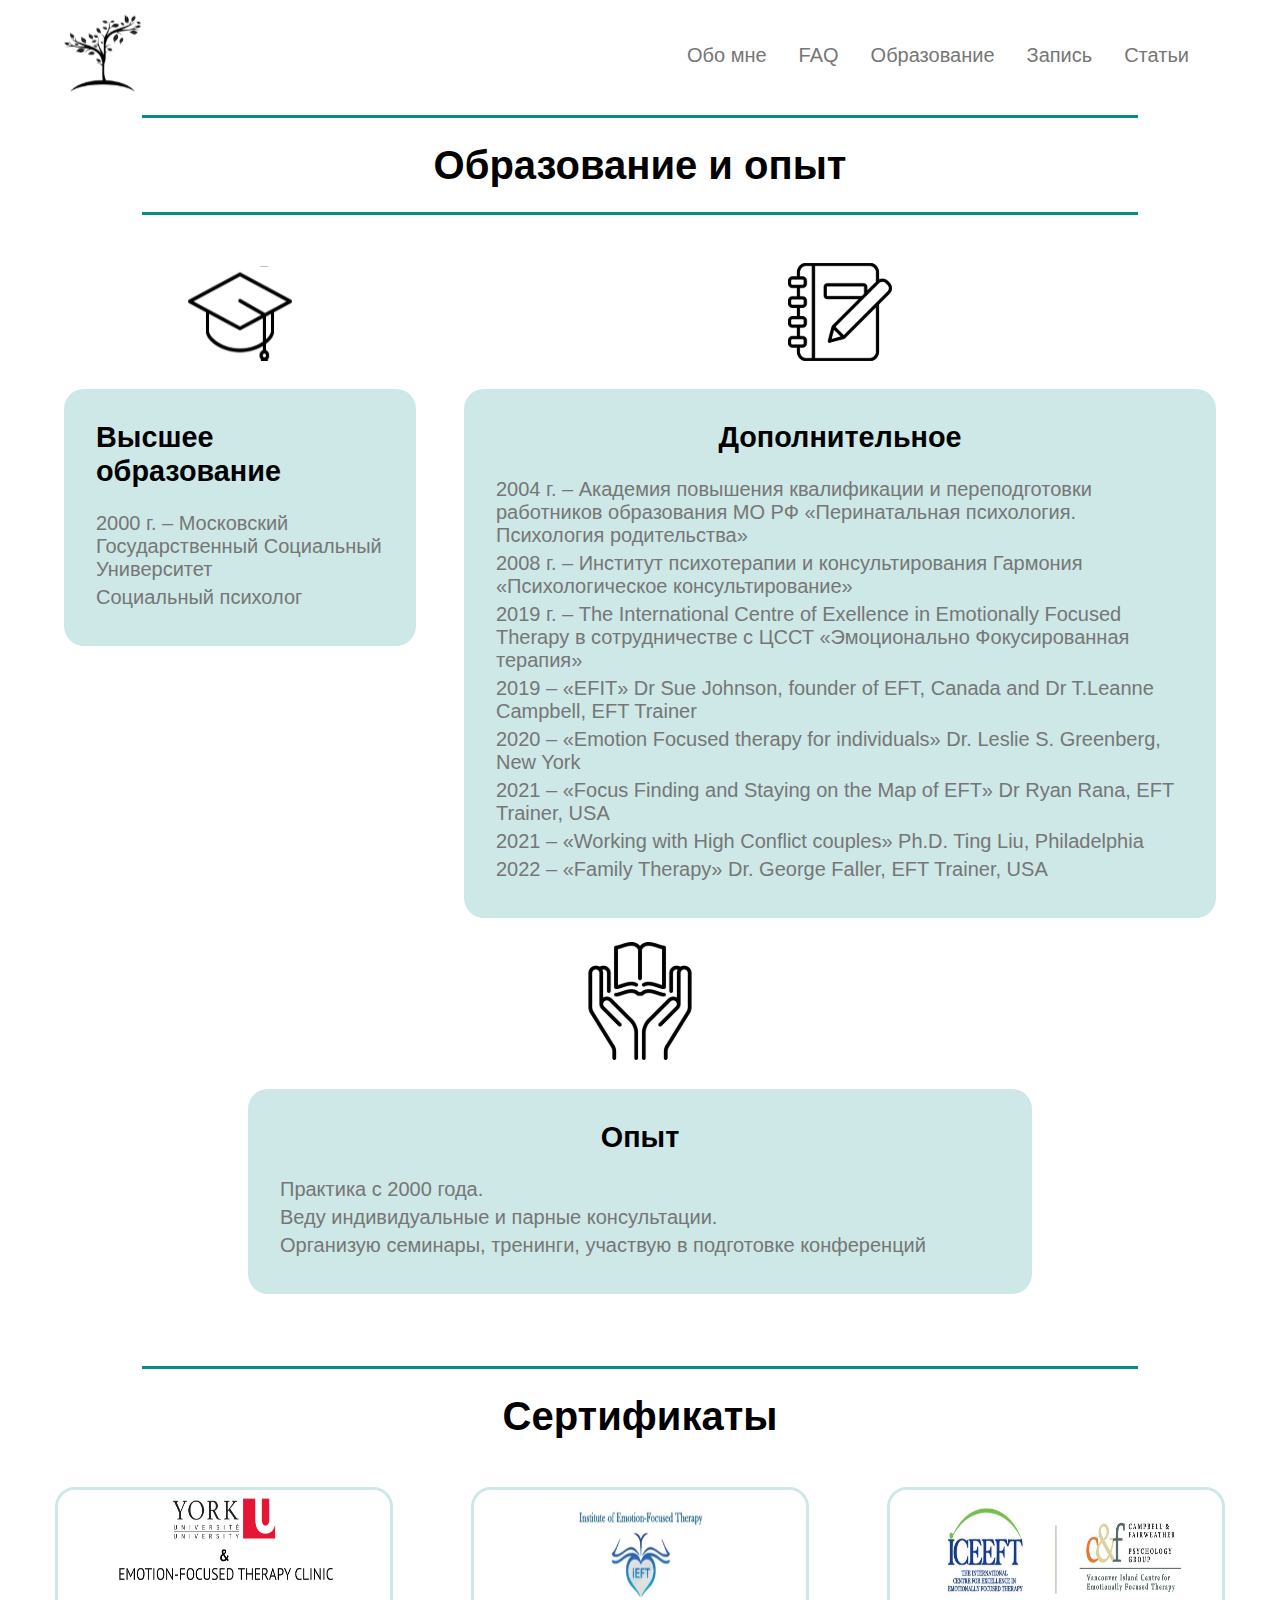
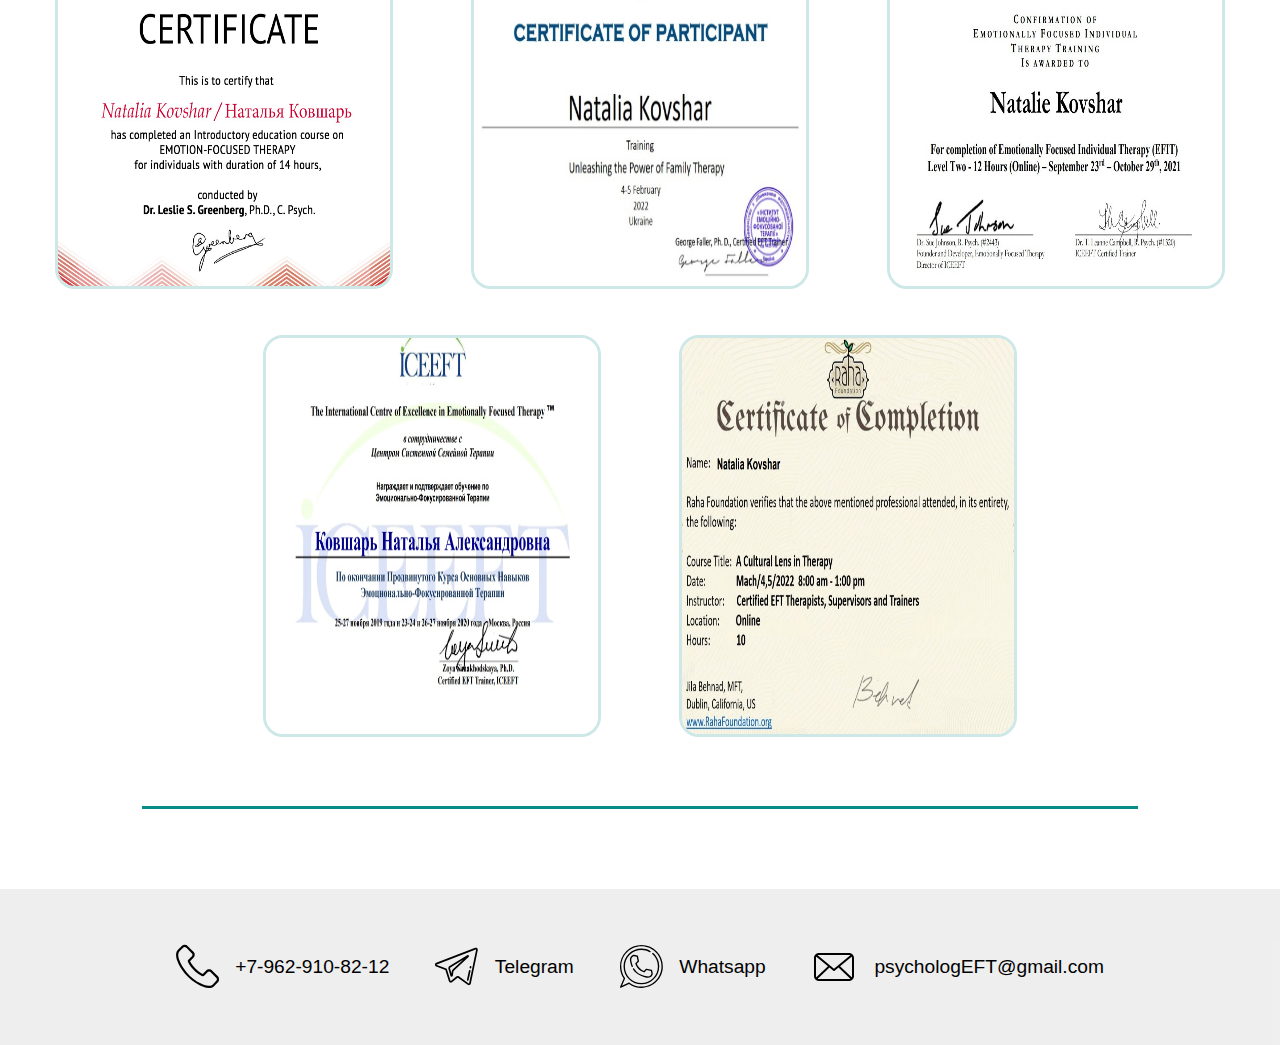
<file: Education.html>
<!DOCTYPE html>
<html lang="ru">

<head>
    <meta charset="UTF-8">
    <meta http-equiv="X-UA-Compatible" content="IE=edge">
    <meta name="viewport" content="width=device-width, initial-scale=1.0">
    <link href="./src/assets/styles/vendor/normalize.css" rel="stylesheet">
    <link href="./src/assets/styles/main.css" rel="stylesheet">
    <title>Education</title>
    <style>

    </style>
</head>

<body>
    <header class="header">
        <a href="index.html" class="header__logo">
            <img src="./src/assets/images/logo.svg" alt="Главное лого - дерево." class="header__image"></a>
        <ul class="header__list">
            <li class="header__item"><a href="index.html" class="text header__link header__link_current">Обо мне</a>
            </li>
            <li class="header__item"><a href="index.html#faq" class="text header__link">FAQ</a></li>
            <li class="header__item"><a href="#" class="text header__link">Образование</a></li>
            <li class="header__item"><a href="index.html#booking" class="text header__link">Запись</a>
            </li>
            <li class="header__item"><a href="./Articles.html" class="text header__link">Статьи</a></li>
        </ul>
        <div class="hamburger-menu">
            <input id="hamburger-menu__toggle" type="checkbox" />
            <label class="hamburger-menu__button" for="hamburger-menu__toggle">
                <span></span>
            </label>
            <ul class="hamburger-menu__list">
                <li class="hamburger-menu__item">
                    <a href="index.html" class="text hamburger-menu__link">Обо мне</a>
                </li>
                <li class="hamburger-menu__item">
                    <a href="index.html/#faq" class="text hamburger-menu__link">FAQ</a>
                </li>
                <li class="hamburger-menu__item">
                    <a href="./Education.html" class="text hamburger-menu__link">Образование</a>
                </li>
                <li class="hamburger-menu__item">
                    <a href="index.html#booking" class="text hamburger-menu__link">Запись</a>
                </li>
                <li class="hamburger-menu__item">
                    <a href="./Articles.html" class="text hamburger-menu__link">Статьи</a>
                </li>
            </ul>
        </div>
    </header>
    <main class="main-container">
        <!-- Блок образование -->
        <article>
            <hr>
            <h1 class="title title_size-m title_center title_mobile-border ">Образование и опыт</h1>
            <hr>
            <div class="education">
                <section>
                    <div class="education__img">
                        <img src="./src/assets/images/education-icon1.svg" alt="academic cap">
                    </div>
                    <div class="education__text education__text-left ">
                        <h2 class="title_size-s">Высшее образование</h2>

                        <p class="text">2000 г. &ndash; Московский Государственный Социальный Университет</p>
                        <!-- <h2 class="title_size-s">Специальность</h2> -->
                        <p class="text">Социальный психолог</p>
                    </div>
                </section>

                <section>
                    <div class="education__img">
                        <img src="./src/assets/images/education-icon2.svg" alt="notepad with pen">
                    </div>
                    <div class="education__text education__text_block-size">
                        <h2 class="title_center title_size-s">Дополнительное</h2>
                        <p class="text">2004 г. &ndash; Академия повышения квалификации и переподготовки работников
                            образования МО РФ «Перинатальная психология. Психология родительства»</p>
                        <p class="text">
                            2008 г. &ndash; Институт психотерапии и консультирования Гармония «Психологическое
                            консультирование»
                        </p>
                        <p class="text">2019 г. &ndash; The International Centre of Exellence in Emotionally Focused
                            Therapy в сотрудничестве с ЦССТ «Эмоционально Фокусированная терапия»</p>
                        <p class="text">2019 &ndash; «EFIT» Dr Sue Johnson, founder of EFT, Canada and Dr T.Leanne
                            Campbell, EFT Trainer</p>
                        <p class="text">2020 &ndash; «Emotion Focused therapy for individuals» Dr. Leslie S.
                            Greenberg, New York</p>
                        <p class="text">2021 &ndash; «Focus Finding and Staying on the Map of EFT» Dr Ryan Rana, EFT
                            Trainer, USA </p>
                        <p class="text">2021 &ndash; «Working with High Conflict couples» Ph.D. Ting Liu, Philadelphia
                        </p>
                        <p class="text">2022 &ndash; «Family Therapy» Dr. George Faller, EFT Trainer, USA</p>
                    </div>
                </section>
                <section class="education__block-3">
                    <div class="education__img">
                        <img src="./src/assets/images/education-icon3.svg" alt="arms with notepad">
                    </div>
                    <div class="education__text education__text_experience">
                        <h2 class="title_center title_size-s">Опыт</h2>
                        <p class="text">Практика с 2000 года.</p>
                        <p class="text">Веду индивидуальные и парные консультации.</p>
                        <p class="text">Организую семинары, тренинги, участвую в подготовке конференций</p>
                    </div>
                </section>
            </div>
        </article>
        <!-- Блок сертификаты -->
        <article>

            <hr>
            <h1 class="title title_size-m title_mobile-border title_center">Сертификаты</h1>

            <div class="education-gallery">
                <div class="education-gallery__item-1 education-gallery_animation "><img
                        src="./src/assets/images/Сертификат-5.jpg " class="education-gallery__img border-radius">
                </div>
                <div class="education-gallery__item-2 education-gallery_animation"><img
                        src="./src/assets/images/Сертификат-2.jpeg" class="education-gallery__img border-radius">
                </div>
                <div class="education-gallery__item-3 education-gallery_animation"><img
                        src="./src/assets/images/Сертификат-3.jpeg" class="education-gallery__img border-radius">
                </div>
                <div class="education-gallery__item-4 education-gallery_animation"><img
                        src="./src/assets/images/Сертификат-4.jpeg" class="education-gallery__img border-radius">
                </div>
                <div class="education-gallery__item-5 education-gallery_animation"><img
                        src="./src/assets/images/Сертификат-1.jpeg" class="education-gallery__img border-radius">
                </div>
            </div>
        </article>
        <hr>
    </main>
    <!-- Блок футер -->
    <footer class="footer">
        <ul class="footer__list">
            <li class="footer__item">
                <a class="footer__link" href="tel:+79629108212">
                    <svg class="footer__icon footer__icon_telephone" xmlns="http://www.w3.org/2000/svg"
                        xmlns:xlink="http://www.w3.org/1999/xlink" version="1.1" id="Capa_1" x="0px" y="0px"
                        viewBox="0 0 482.6 482.6" style="enable-background:new 0 0 482.6 482.6;" xml:space="preserve">
                        <g>
                            <path
                                d="M98.339,320.8c47.6,56.9,104.9,101.7,170.3,133.4c24.9,11.8,58.2,25.8,95.3,28.2c2.3,0.1,4.5,0.2,6.8,0.2   c24.9,0,44.9-8.6,61.2-26.3c0.1-0.1,0.3-0.3,0.4-0.5c5.8-7,12.4-13.3,19.3-20c4.7-4.5,9.5-9.2,14.1-14   c21.3-22.2,21.3-50.4-0.2-71.9l-60.1-60.1c-10.2-10.6-22.4-16.2-35.2-16.2c-12.8,0-25.1,5.6-35.6,16.1l-35.8,35.8   c-3.3-1.9-6.7-3.6-9.9-5.2c-4-2-7.7-3.9-11-6c-32.6-20.7-62.2-47.7-90.5-82.4c-14.3-18.1-23.9-33.3-30.6-48.8   c9.4-8.5,18.2-17.4,26.7-26.1c3-3.1,6.1-6.2,9.2-9.3c10.8-10.8,16.6-23.3,16.6-36s-5.7-25.2-16.6-36l-29.8-29.8   c-3.5-3.5-6.8-6.9-10.2-10.4c-6.6-6.8-13.5-13.8-20.3-20.1c-10.3-10.1-22.4-15.4-35.2-15.4c-12.7,0-24.9,5.3-35.6,15.5l-37.4,37.4   c-13.6,13.6-21.3,30.1-22.9,49.2c-1.9,23.9,2.5,49.3,13.9,80C32.739,229.6,59.139,273.7,98.339,320.8z M25.739,104.2   c1.2-13.3,6.3-24.4,15.9-34l37.2-37.2c5.8-5.6,12.2-8.5,18.4-8.5c6.1,0,12.3,2.9,18,8.7c6.7,6.2,13,12.7,19.8,19.6   c3.4,3.5,6.9,7,10.4,10.6l29.8,29.8c6.2,6.2,9.4,12.5,9.4,18.7s-3.2,12.5-9.4,18.7c-3.1,3.1-6.2,6.3-9.3,9.4   c-9.3,9.4-18,18.3-27.6,26.8c-0.2,0.2-0.3,0.3-0.5,0.5c-8.3,8.3-7,16.2-5,22.2c0.1,0.3,0.2,0.5,0.3,0.8   c7.7,18.5,18.4,36.1,35.1,57.1c30,37,61.6,65.7,96.4,87.8c4.3,2.8,8.9,5,13.2,7.2c4,2,7.7,3.9,11,6c0.4,0.2,0.7,0.4,1.1,0.6   c3.3,1.7,6.5,2.5,9.7,2.5c8,0,13.2-5.1,14.9-6.8l37.4-37.4c5.8-5.8,12.1-8.9,18.3-8.9c7.6,0,13.8,4.7,17.7,8.9l60.3,60.2   c12,12,11.9,25-0.3,37.7c-4.2,4.5-8.6,8.8-13.3,13.3c-7,6.8-14.3,13.8-20.9,21.7c-11.5,12.4-25.2,18.2-42.9,18.2   c-1.7,0-3.5-0.1-5.2-0.2c-32.8-2.1-63.3-14.9-86.2-25.8c-62.2-30.1-116.8-72.8-162.1-127c-37.3-44.9-62.4-86.7-79-131.5   C28.039,146.4,24.139,124.3,25.739,104.2z" />
                        </g>
                        <g>
                        </g>
                        <g>
                        </g>
                        <g>
                        </g>
                        <g>
                        </g>
                        <g>
                        </g>
                        <g>
                        </g>
                        <g>
                        </g>
                        <g>
                        </g>
                        <g>
                        </g>
                        <g>
                        </g>
                        <g>
                        </g>
                        <g>
                        </g>
                        <g>
                        </g>
                        <g>
                        </g>
                        <g>
                        </g>
                    </svg>
                    <p class="footer__text">+7-962-910-82-12</p>
                </a>
            </li>
            <li class="footer__item">
                <a href="https://t.me/NataliaEFT" class="footer__link"><svg class="footer__icon footer__icon_telegram"
                        xmlns="http://www.w3.org/2000/svg" xmlns:xlink="http://www.w3.org/1999/xlink" version="1.1"
                        id="Layer_1" x="0px" y="0px" viewBox="0 0 512 512" style="enable-background:new 0 0 512 512;"
                        xml:space="preserve">
                        <g>
                            <g>
                                <g>
                                    <path
                                        d="M385.268,121.919l-210.569,129.69c-11.916,7.356-17.555,21.885-13.716,35.323l22.768,80     c1.945,6.821,8.015,11.355,14.999,11.355c0.389,0,0.782-0.014,1.176-0.043c7.466-0.542,13.374-6.103,14.367-13.515l5.92-43.866     c0.798-5.902,3.642-11.392,8.001-15.45l173.765-161.524c5.251-4.869,5.945-12.842,1.618-18.545     C399.263,119.636,391.388,118.16,385.268,121.919z M214.32,290.478c-7.808,7.268-12.895,17.089-14.323,27.655l-2.871,21.278     l-16.527-58.072c-1.343-4.704,0.635-9.791,4.805-12.365l154.258-95.007L214.32,290.478z" />
                                    <path
                                        d="M503.67,37.382c-6.579-5.576-15.657-7.111-23.698-4.005L15.08,212.719C5.873,216.27-0.047,224.939,0,234.804     c0.048,9.874,6.055,18.495,15.316,21.965l108.59,40.529l42.359,136.225c2.326,7.489,8.197,13.308,15.703,15.566     c7.502,2.256,15.604,0.643,21.66-4.31l63.14-51.473c3.032-2.472,7.362-2.594,10.528-0.295l113.883,82.681     c4.097,2.978,8.932,4.511,13.823,4.511c2.865,0,5.749-0.526,8.517-1.596c7.486-2.895,12.93-9.312,14.56-17.163l83.429-401.309     C513.26,51.685,510.257,42.967,503.67,37.382z M491.536,55.99l-83.428,401.308c-0.302,1.45-1.346,2.053-1.942,2.284     c-0.6,0.232-1.785,0.489-2.997-0.393l-113.887-82.685c-5.091-3.696-11.077-5.531-17.052-5.531     c-6.518,0-13.027,2.185-18.347,6.519l-63.154,51.485c-1.124,0.92-2.291,0.756-2.885,0.577c-0.598-0.18-1.665-0.69-2.099-2.086     l-43.845-141.006c-0.937-3.013-3.217-5.423-6.173-6.527L22.462,237.662c-1.696-0.635-2.057-1.958-2.062-2.957     c-0.005-0.99,0.343-2.307,2.023-2.955L487.316,52.409c0.002-0.001,0.005-0.002,0.008-0.003c1.51-0.583,2.627,0.087,3.159,0.537     C491.017,53.398,491.867,54.398,491.536,55.99z" />
                                </g>
                            </g>
                        </g>
                        <g>
                            <g>
                                <path
                                    d="M427.481,252.142c-5.506-1.196-10.936,2.299-12.131,7.804l-1.55,7.14c-1.195,5.505,2.299,10.936,7.804,12.131    c0.729,0.158,1.456,0.234,2.174,0.234c4.695,0,8.92-3.262,9.958-8.037l1.55-7.14C436.48,258.769,432.985,253.338,427.481,252.142z    " />
                            </g>
                        </g>
                        <g>
                            <g>
                                <path
                                    d="M417.281,299.122c-5.512-1.195-10.938,2.299-12.132,7.804l-23.459,108.051c-1.195,5.505,2.299,10.936,7.803,12.131    c0.73,0.158,1.457,0.234,2.174,0.234c4.696,0,8.92-3.262,9.958-8.037l23.459-108.052    C426.279,305.748,422.785,300.317,417.281,299.122z" />
                            </g>
                        </g>
                        <g>
                        </g>
                        <g>
                        </g>
                        <g>
                        </g>
                        <g>
                        </g>
                        <g>
                        </g>
                        <g>
                        </g>
                        <g>
                        </g>
                        <g>
                        </g>
                        <g>
                        </g>
                        <g>
                        </g>
                        <g>
                        </g>
                        <g>
                        </g>
                        <g>
                        </g>
                        <g>
                        </g>
                        <g>
                        </g>
                    </svg>
                    <p class="footer__text">Telegram</p>
                </a>
            </li>
            <li class="footer__item">
                <a href="https://wa.me/79629108212" class="footer__link"><svg class="footer__icon footer__icon_telegram"
                        version="1.1" id="Layer_1" xmlns="http://www.w3.org/2000/svg"
                        xmlns:xlink="http://www.w3.org/1999/xlink" viewBox="0 0 512 512" xml:space="preserve">
                        <g>
                            <g>
                                <path
                                    d="M437.019,74.981C388.667,26.629,324.38,0,256,0S123.333,26.629,74.981,74.981C26.629,123.333,0,187.62,0,256    c0,51.582,15.212,101.126,44.038,143.582L0.648,500.825c-2.843,6.632,4.272,13.513,10.815,10.396l96.843-46.115    C151.658,495.802,202.618,512,256,512c68.38,0,132.667-26.628,181.019-74.981C485.372,388.668,512,324.38,512,256    S485.372,123.333,437.019,74.981z M256,495.967c-51.553,0-100.69-16.112-142.1-46.596c-2.356-1.735-5.558-2.039-8.199-0.781    L23.756,487.61l36.766-85.784c1.096-2.558,0.788-5.501-0.816-7.775C31.135,353.5,16.033,305.764,16.033,256    C16.033,123.682,123.682,16.033,256,16.033S495.967,123.682,495.967,256S388.318,495.967,256,495.967z" />
                            </g>
                        </g>
                        <g>
                            <g>
                                <path
                                    d="M397.05,96.066c-3.318-2.931-8.385-2.613-11.315,0.706c-2.93,3.319-2.613,8.385,0.705,11.315    c42.433,37.451,66.771,91.363,66.771,147.913c0,108.743-88.469,197.211-197.211,197.211    c-108.743,0-197.211-88.468-197.211-197.211S147.257,58.789,256,58.789c34.673,0,68.768,9.122,98.6,26.379    c3.833,2.218,8.737,0.907,10.954-2.926s0.908-8.736-2.924-10.954C330.359,52.623,293.487,42.756,256,42.756    C138.416,42.756,42.756,138.416,42.756,256S138.416,469.244,256,469.244S469.244,373.584,469.244,256    C469.244,194.852,442.93,136.559,397.05,96.066z" />
                            </g>
                        </g>
                        <g>
                            <g>
                                <path
                                    d="M392.149,342.917l-7.689-41.647c-0.595-3.225-3.096-5.762-6.311-6.406l-60.465-12.092    c-2.628-0.522-5.346,0.299-7.241,2.194l-24.826,24.827c-41.844-18.678-64.966-41.848-85.333-85.484l24.751-24.751    c1.895-1.895,2.718-4.612,2.192-7.241l-12.092-60.466c-0.643-3.216-3.181-5.716-6.406-6.312l-41.647-7.689    c-1.07-0.198-2.17-0.175-3.231,0.066c-10.898,2.477-20.843,7.97-28.756,15.884c-13.703,13.703-18.937,33.724-15.134,57.897    c3.465,22.03,10.454,45.99,19.678,67.467c1.748,4.069,6.463,5.951,10.53,4.202c4.068-1.748,5.949-6.461,4.202-10.53    c-8.713-20.284-15.308-42.883-18.572-63.631c-3.015-19.171,0.562-33.997,10.633-44.068c5.399-5.4,12.091-9.253,19.436-11.207    l34.612,6.39l10.187,50.934l-25.652,25.652c-2.349,2.349-3.007,5.903-1.651,8.937c23.32,52.224,50.677,79.559,100.937,100.858    c3.01,1.273,6.487,0.596,8.797-1.713l25.651-25.652l50.933,10.187l6.391,34.612c-1.953,7.343-5.807,14.035-11.206,19.436    c-10.072,10.07-24.901,13.648-44.069,10.632c-38.321-6.029-91.477-24.633-125.737-58.757l-0.492-0.493    c-9.305-9.341-17.968-20.672-25.75-33.68c-2.271-3.799-7.194-5.037-10.995-2.764c-3.8,2.272-5.037,7.196-2.764,10.995    c8.451,14.128,17.921,26.497,28.178,36.797l0.496,0.494c36.988,36.842,93.768,56.828,134.571,63.246    c16.27,2.56,33.749,1.36,48.085-7.402c3.563-2.177,6.86-4.779,9.812-7.731c7.915-7.916,13.408-17.86,15.883-28.758    C392.325,345.087,392.347,343.987,392.149,342.917z" />
                            </g>
                        </g>
                    </svg>
                    <p class="footer__text">Whatsapp</p>
                </a>
            </li>
            <li class="footer__item">
                <a href="mailto:psychologEFT@gmail.com" class="footer__link"><svg class="footer__icon footer__icon_mail"
                        xmlns="http://www.w3.org/2000/svg" viewBox="0 0 24 24">
                        <path
                            d="M3.84674576,17.8602756 C4.0442161,17.955959 4.26584099,18.0096122 4.49999728,18.0096122 L19.5,18.0096122 C19.734157,18.0096122 19.9557825,17.9559587 20.1532533,17.8602747 L14.2446247,12.2992125 L12.3178536,13.8859651 C12.1332257,14.0380116 11.8667743,14.0380116 11.6821464,13.8859651 L9.75537533,12.2992125 L3.84674576,17.8602756 L3.84674576,17.8602756 Z M3.1430925,17.1498223 C3.1477226,17.1451097 3.15246435,17.1404678 3.15731765,17.1359 L8.97720082,11.6583629 L3.18214637,6.88596512 C3.16950983,6.87555855 3.15751523,6.86466152 3.14616744,6.85332433 C3.05246763,7.04913384 2.99999728,7.26843937 2.99999728,7.5 L2.99999728,16.5096122 C2.99999728,16.7386275 3.05132045,16.9556556 3.1430925,17.1498223 L3.1430925,17.1498223 Z M20.8569057,17.1498204 C20.9486772,16.9556542 21,16.7386268 21,16.5096122 L21,7.5 C21,7.26844009 20.94753,7.04913522 20.8538307,6.85332617 C20.8424835,6.86466269 20.8304895,6.87555911 20.8178536,6.88596512 L15.0227992,11.6583629 L20.8426823,17.1359 C20.847535,17.1404672 20.8522762,17.1451085 20.8569057,17.1498204 L20.8569057,17.1498204 Z M20.1444281,6.14509696 C19.9491886,6.05206979 19.7306751,6 19.5,6 L4.49999728,6 C4.26932289,6 4.05080997,6.05206949 3.85557086,6.14509614 L12,12.8522731 L20.1444281,6.14509696 L20.1444281,6.14509696 Z M4.49999728,5 L19.5,5 C20.8807119,5 22,6.11928813 22,7.5 L22,16.5096122 C22,17.8903241 20.8807119,19.0096122 19.5,19.0096122 L4.49999728,19.0096122 C3.11928541,19.0096122 1.99999728,17.8903241 1.99999728,16.5096122 L1.99999728,7.5 C1.99999728,6.11928813 3.11928541,5 4.49999728,5 Z" />
                    </svg>
                    <p class="footer__text">psychologEFT@gmail.com</p>
                </a>
            </li>
        </ul>
    </footer>
</body>

</html>
</file>
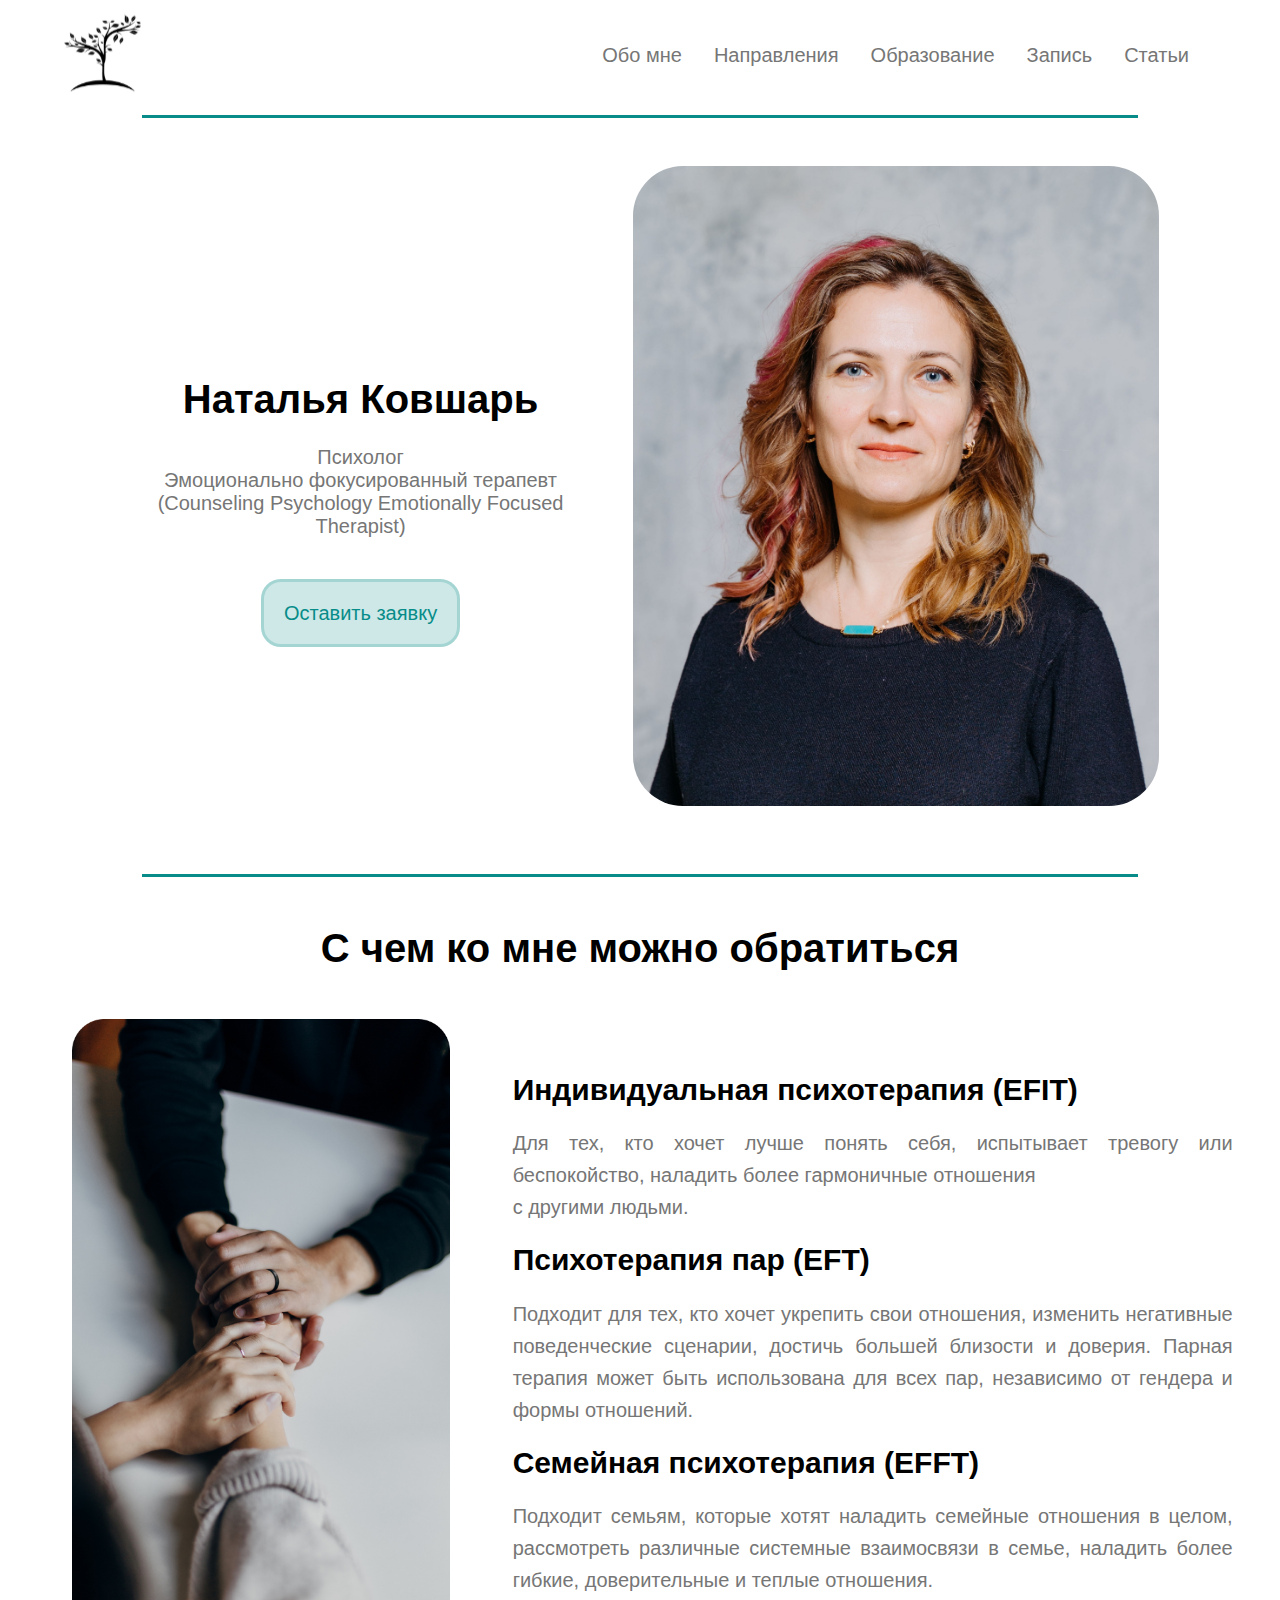
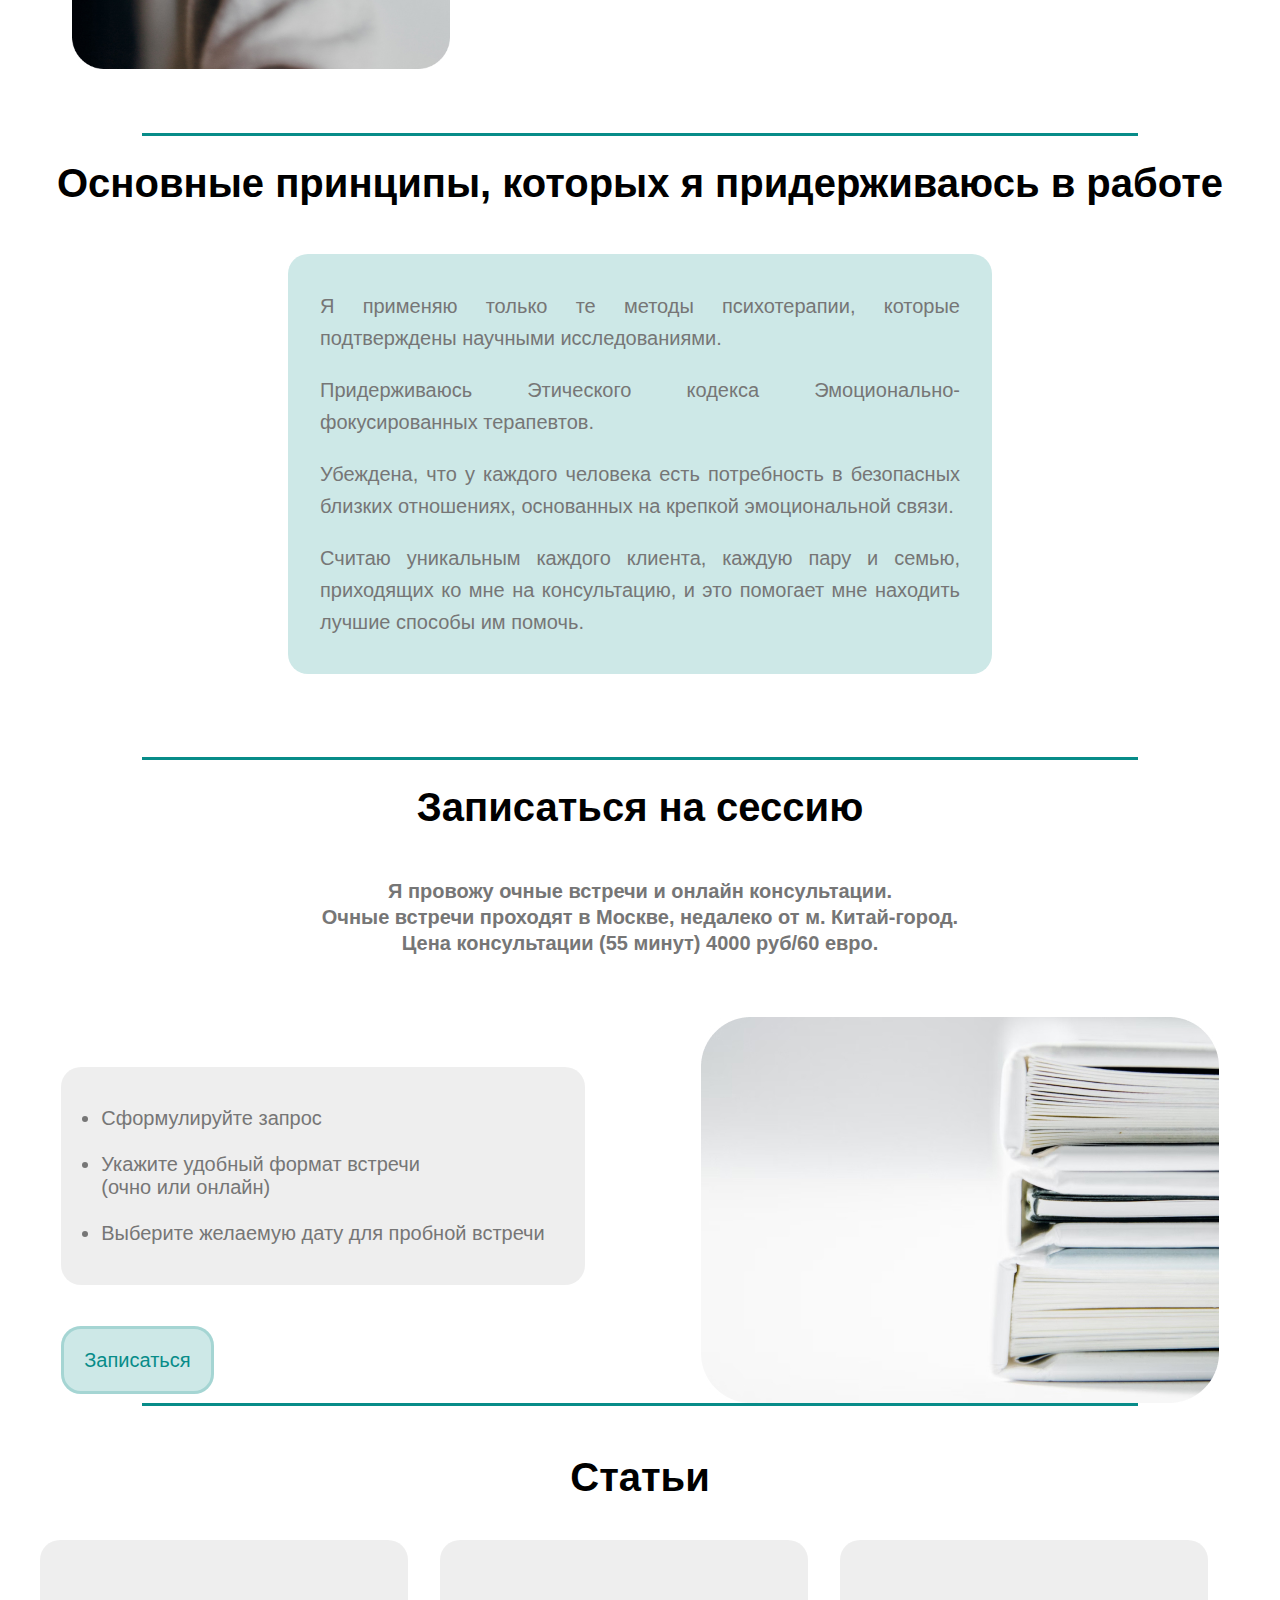
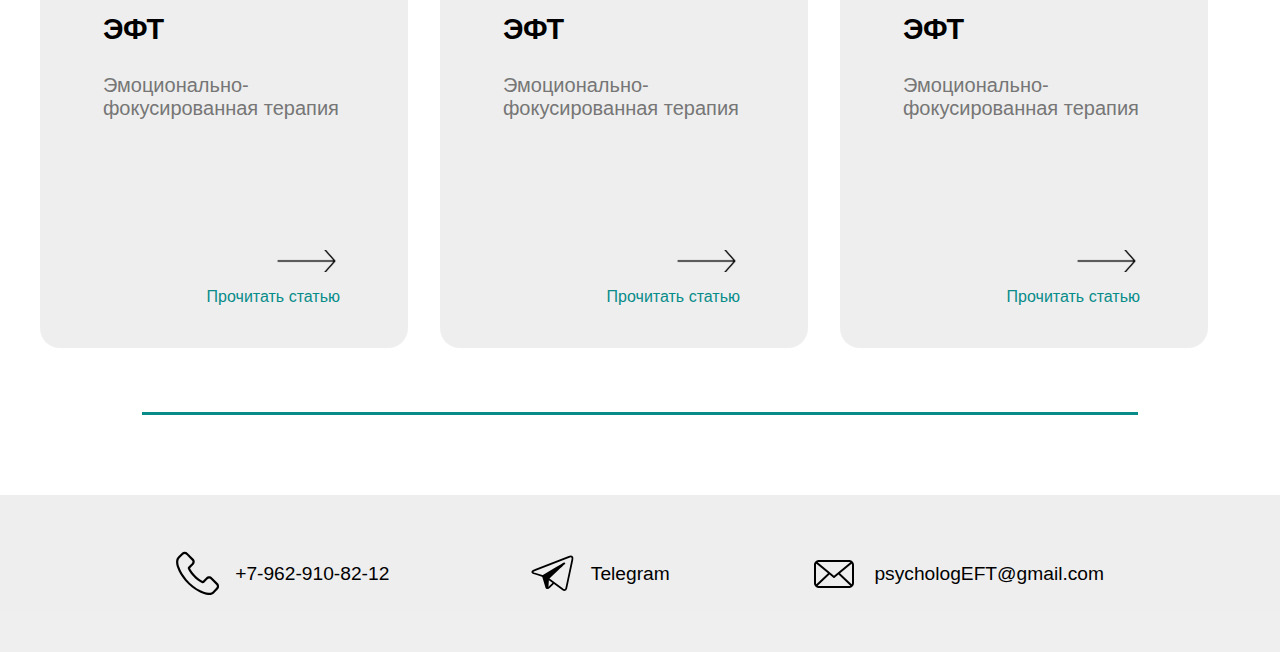
<file: Psychology.html>
<!DOCTYPE html>
<html lang="en">

<head>
    <meta charset="UTF-8" />
    <meta http-equiv="X-UA-Compatible" content="IE=edge" />
    <meta name="viewport" content="width=device-width, initial-scale=1.0" />
    <link rel="stylesheet" href="./src/assets/styles/vendor/normalize.css" />
    <link rel="stylesheet" href="./src/assets/styles/main.css" />
    <title>Document</title>
    <style>

    </style>

</head>

<body>
    <header class="header">
        <a href="#" class="header__logo" target="_blank">
            <img src="./src/assets/images/logo.svg" alt="Главное лого - дерево." class="header__image" /></a>
        <ul class="header__list">
            <li class="header__item">
                <a href="#" class="text header__link header__link_current">Обо мне</a>
            </li>
            <li class="header__item">
                <a href="#services" class="text header__link">Направления</a>
            </li>
            <li class="header__item">
                <a href="./Education.html" class="text header__link" target="_blank">Образование</a>
            </li>
            <li class="header__item">
                <a href="#booking" class="text header__link">Запись</a>
            </li>
            <li class="header__item">
                <a href="./Articles.html" class="text header__link" target="_blank">Статьи</a>
            </li>
        </ul>
        <div class="hamburger-menu">
            <input id="hamburger-menu__toggle" type="checkbox" />
            <label class="hamburger-menu__button" for="hamburger-menu__toggle">
                <span></span>
            </label>
            <ul class="hamburger-menu__list">
                <li class="hamburger-menu__item">
                    <a href="#" class="text hamburger-menu__link">Обо мне</a>
                </li>
                <li class="hamburger-menu__item">
                    <a href="Psychology.html#services" class="text hamburger-menu__link">Направления</a>
                </li>
                <li class="hamburger-menu__item">
                    <a href="./Education.html" class="text hamburger-menu__link" target="_blank">Образование</a>
                </li>
                <li class="hamburger-menu__item">
                    <a href="Psychology.html#booking" class="text hamburger-menu__link">Запись</a>
                </li>
                <li class="hamburger-menu__item">
                    <a href="./Articles.html" class="text hamburger-menu__link" target="_blank">Статьи</a>
                </li>
            </ul>
        </div>
    </header>
    <main class="main-container">
        <!-- Блок "Обо мне" -->
        <hr />
        <article class="about">
            <div class="about__text">
                <h1 class="title_size-m title_mobile-border title">Наталья Ковшарь</h1>
                <p class="text">
                    Психолог<br />
                    Эмоционально фокусированный терапевт<br />
                    (Counseling Psychology Emotionally Focused Therapist)
                </p>
                <div class="btn">
                    <a href="telergam.html" target="_blank" class="btn__link border-radius">Оставить заявку</a>
                </div>
            </div>
            <div class="about__img-item">
                <img src="./src/assets/images/Natalia.jpg" alt="portrait of Natalia"
                    class="about__img border-radius__img" />
            </div>
        </article>
        <!-- Блок "Обо мне mobile" -->
        <article class="about-mobile">
            <h1 class="title_size-m title_mobile-border title">Наталья Ковшарь</h1>

            <img src="./src/assets/images/Natalia.jpg" alt="portrait of Natalia"
                class="about__img border-radius__img about__img-item" />
            <p class="text ">
                Психолог<br />
                Эмоционально фокусированный терапевт<br />
                (Counseling Psychology Emotionally Focused Therapist)
            </p>

            <div class="btn">
                <a href="telergam.html" target="_blank" class="btn__link border-radius">Оставить заявку</a>
            </div>

            </div>
        </article>
        <!-- Блок услуги -->
        <hr id="services" />
        <div class="services">
            <h2 class="services__title title title_mobile-border">
                С чем ко мне можно обратиться
            </h2>
            <div class="services-block">
                <img class="services__image" src="./src/assets/images/main-hand.jpg" alt="Предоставляемые услуги" />
                <section class="services__text">
                    <article class="services__text-block">
                        <p class="services__text-title title_size-s">
                            Индивидуальная психотерапия (EFIT)
                        </p>
                        <p class="services__text-description text">
                            Для тех, кто хочет лучше понять себя, испытывает тревогу или
                            беспокойство, наладить более гармоничные отношения <br />
                            с другими людьми.
                        </p>
                    </article>
                    <article class="services__text-block">
                        <p class="services__text-title title_size-s">
                            Психотерапия пар (EFT)
                        </p>
                        <p class="services__text-description text">
                            Подходит для тех, кто хочет укрепить свои отношения, изменить
                            негативные поведенческие сценарии, достичь большей близости и
                            доверия. Парная терапия может быть использована для всех пар,
                            независимо от гендера и формы отношений.
                        </p>
                    </article>
                    <article class="services__text-block">
                        <p class="services__text-title title_size-s">
                            Семейная психотерапия (EFFT)
                        </p>
                        <p class="services__text-description text">
                            Подходит семьям, которые хотят наладить семейные отношения в
                            целом, рассмотреть различные системные взаимосвязи в семье,
                            наладить более гибкие, доверительные и теплые отношения.
                        </p>
                    </article>

                    <img class="services__image-mobile" src="./src/assets/images/main-hands_mobile.jpg"
                        alt="Предоставляемые услуги" />
                </section>
            </div>
        </div>
        <!-- Блок принципы -->
        <section class="principles">
            <hr />
            <h2 class="principles__tittle title title_mobile-border title_center">
                Основные принципы, которых я придерживаюсь в работе
            </h2>
            <h2 class="title_center title title_mobile-border title-none">
                Основные принципы
            </h2>

            <div class="principle_description">
                <p class="principles__text text">
                    Я применяю только те методы психотерапии, которые подтверждены
                    научными исследованиями.
                </p>
                <p class="principles__text text">
                    Придерживаюсь Этического кодекса Эмоционально-фокусированных
                    терапевтов.
                </p>
                <p class="principles__text text">
                    Убеждена, что у каждого человека есть потребность в безопасных
                    близких отношениях, основанных на крепкой эмоциональной связи.
                </p>
                <p class="principles__text text">
                    Считаю уникальным каждого клиента, каждую пару и семью, приходящих
                    ко мне на консультацию, и это помогает мне находить лучшие способы
                    им помочь.
                </p>
            </div>
        </section>
        <!-- Блок запись -->
        <section>
            <hr />
            <h2 class="title_center title title_mobile-border">
                Записаться на сессию
            </h2>

            <p class="booking__info text">
                Я провожу очные встречи и онлайн консультации. <br />
                Очные встречи проходят в Москве, недалеко от м. Китай-город. <br />
                Цена консультации (55 минут) 4000 руб/60 евро.
            </p>

            <div class="booking-block2">
                <div>
                    <ul class="text booking-block2__text">
                        <li>Сформулируйте запрос</li><br>
                        <li>
                            Укажите удобный формат встречи <br />
                            (очно или онлайн)
                        </li><br>
                        <li>
                            Выберите желаемую дату для пробной
                            встречи
                        </li>
                    </ul>
                    <div class="btn btn__booking">
                        <a href="telergam.html" target="_blank" class="btn__link border-radius">Записаться</a>
                    </div>
                </div>
                <img class="booking__image" src="./src/assets/images/booking1.jpg" alt="books" />
            </div>
        </section>

        <!-- Блок статьи -->
        <hr />
        <section class="articles">
            <h2 class="title articles__title title_mobile-border">Статьи</h2>
            <div class="articles-card__wrapper">
                <div class="articles-card">
                    <h3 class="articles-card__title title_size-s">ЭФТ</h3>
                    <p class="text articles-card__text">
                        Эмоционально-фокусированная терапия
                    </p>
                    <a href="Articles.html" class="articles-card__link" target="_blank">
                        <svg class="articles-card__icon" xmlns="http://www.w3.org/2000/svg"
                            xmlns:xlink="http://www.w3.org/1999/xlink" width="107" height="22" viewBox="0 0 107 22"
                            fill="none">
                            <rect width="107" height="22" fill="url(#pattern0)" />
                            <defs>
                                <pattern id="pattern0" patternContentUnits="objectBoundingBox" width="1" height="1">
                                    <use xlink:href="#image0_420_142"
                                        transform="translate(0 -1.93182) scale(0.000997009 0.00484909)" />
                                </pattern>
                                <image id="image0_420_142" width="1003" height="1003"
                                    xlink:href="[data-uri]" />
                            </defs>
                        </svg>

                        <p class="articles-card__link-text">Прочитать статью</p>
                    </a>
                </div>
                <div class="articles-card">
                    <h3 class="articles-card__title title_size-s">ЭФТ</h3>
                    <p class="text articles-card__text">
                        Эмоционально-фокусированная терапия
                    </p>
                    <a href="Articles.html" class="articles-card__link" target="_blank">
                        <svg class="articles-card__icon" xmlns="http://www.w3.org/2000/svg"
                            xmlns:xlink="http://www.w3.org/1999/xlink" width="107" height="22" viewBox="0 0 107 22"
                            fill="none">
                            <rect width="107" height="22" fill="url(#pattern0)" />
                            <defs>
                                <pattern id="pattern0" patternContentUnits="objectBoundingBox" width="1" height="1">
                                    <use xlink:href="#image0_420_142"
                                        transform="translate(0 -1.93182) scale(0.000997009 0.00484909)" />
                                </pattern>
                                <image id="image0_420_142" width="1003" height="1003"
                                    xlink:href="[data-uri]" />
                            </defs>
                        </svg>
                        <p class="articles-card__link-text">Прочитать статью</p>
                    </a>
                </div>
                <div class="articles-card">
                    <h3 class="articles-card__title title_size-s">ЭФТ</h3>
                    <p class="text articles-card__text">
                        Эмоционально-фокусированная терапия
                    </p>
                    <a href="Articles.html" class="articles-card__link" target="_blank">
                        <svg class="articles-card__icon" xmlns="http://www.w3.org/2000/svg"
                            xmlns:xlink="http://www.w3.org/1999/xlink" width="107" height="22" viewBox="0 0 107 22"
                            fill="none">
                            <rect width="107" height="22" fill="url(#pattern0)" />
                            <defs>
                                <pattern id="pattern0" patternContentUnits="objectBoundingBox" width="1" height="1">
                                    <use xlink:href="#image0_420_142"
                                        transform="translate(0 -1.93182) scale(0.000997009 0.00484909)" />
                                </pattern>
                                <image id="image0_420_142" width="1003" height="1003"
                                    xlink:href="[data-uri]" />
                            </defs>
                        </svg>
                        <p class="articles-card__link-text">Прочитать статью</p>
                    </a>
                </div>
            </div>
        </section>
        <hr />
    </main>
    <footer class="footer">
        <ul class="footer__list">
            <li class="footer__item">
                <a class="footer__link" href="tel:+79629108212">
                    <svg class="footer__icon footer__icon_telephone" xmlns="http://www.w3.org/2000/svg"
                        xmlns:xlink="http://www.w3.org/1999/xlink" version="1.1" id="Capa_1" x="0px" y="0px"
                        viewBox="0 0 482.6 482.6" style="enable-background: new 0 0 482.6 482.6" xml:space="preserve">
                        <g>
                            <path
                                d="M98.339,320.8c47.6,56.9,104.9,101.7,170.3,133.4c24.9,11.8,58.2,25.8,95.3,28.2c2.3,0.1,4.5,0.2,6.8,0.2   c24.9,0,44.9-8.6,61.2-26.3c0.1-0.1,0.3-0.3,0.4-0.5c5.8-7,12.4-13.3,19.3-20c4.7-4.5,9.5-9.2,14.1-14   c21.3-22.2,21.3-50.4-0.2-71.9l-60.1-60.1c-10.2-10.6-22.4-16.2-35.2-16.2c-12.8,0-25.1,5.6-35.6,16.1l-35.8,35.8   c-3.3-1.9-6.7-3.6-9.9-5.2c-4-2-7.7-3.9-11-6c-32.6-20.7-62.2-47.7-90.5-82.4c-14.3-18.1-23.9-33.3-30.6-48.8   c9.4-8.5,18.2-17.4,26.7-26.1c3-3.1,6.1-6.2,9.2-9.3c10.8-10.8,16.6-23.3,16.6-36s-5.7-25.2-16.6-36l-29.8-29.8   c-3.5-3.5-6.8-6.9-10.2-10.4c-6.6-6.8-13.5-13.8-20.3-20.1c-10.3-10.1-22.4-15.4-35.2-15.4c-12.7,0-24.9,5.3-35.6,15.5l-37.4,37.4   c-13.6,13.6-21.3,30.1-22.9,49.2c-1.9,23.9,2.5,49.3,13.9,80C32.739,229.6,59.139,273.7,98.339,320.8z M25.739,104.2   c1.2-13.3,6.3-24.4,15.9-34l37.2-37.2c5.8-5.6,12.2-8.5,18.4-8.5c6.1,0,12.3,2.9,18,8.7c6.7,6.2,13,12.7,19.8,19.6   c3.4,3.5,6.9,7,10.4,10.6l29.8,29.8c6.2,6.2,9.4,12.5,9.4,18.7s-3.2,12.5-9.4,18.7c-3.1,3.1-6.2,6.3-9.3,9.4   c-9.3,9.4-18,18.3-27.6,26.8c-0.2,0.2-0.3,0.3-0.5,0.5c-8.3,8.3-7,16.2-5,22.2c0.1,0.3,0.2,0.5,0.3,0.8   c7.7,18.5,18.4,36.1,35.1,57.1c30,37,61.6,65.7,96.4,87.8c4.3,2.8,8.9,5,13.2,7.2c4,2,7.7,3.9,11,6c0.4,0.2,0.7,0.4,1.1,0.6   c3.3,1.7,6.5,2.5,9.7,2.5c8,0,13.2-5.1,14.9-6.8l37.4-37.4c5.8-5.8,12.1-8.9,18.3-8.9c7.6,0,13.8,4.7,17.7,8.9l60.3,60.2   c12,12,11.9,25-0.3,37.7c-4.2,4.5-8.6,8.8-13.3,13.3c-7,6.8-14.3,13.8-20.9,21.7c-11.5,12.4-25.2,18.2-42.9,18.2   c-1.7,0-3.5-0.1-5.2-0.2c-32.8-2.1-63.3-14.9-86.2-25.8c-62.2-30.1-116.8-72.8-162.1-127c-37.3-44.9-62.4-86.7-79-131.5   C28.039,146.4,24.139,124.3,25.739,104.2z" />
                        </g>
                        <g></g>
                        <g></g>
                        <g></g>
                        <g></g>
                        <g></g>
                        <g></g>
                        <g></g>
                        <g></g>
                        <g></g>
                        <g></g>
                        <g></g>
                        <g></g>
                        <g></g>
                        <g></g>
                        <g></g>
                    </svg>
                    <p class="footer__text">+7-962-910-82-12</p>
                </a>
            </li>
            <li class="footer__item">
                <a href="#" class="footer__link"><svg class="footer__icon footer__icon_telegram"
                        xmlns="http://www.w3.org/2000/svg" viewBox="0 0 240 240">
                        <path
                            d="M66.964 134.874s-32.08-10.062-51.344-16.002c-17.542-6.693-1.57-14.928 6.015-17.59 7.585-2.66 186.38-71.948 194.94-75.233 8.94-4.147 19.884-.35 14.767 18.656-4.416 20.407-30.166 142.874-33.827 158.812-3.66 15.937-18.447 6.844-18.447 6.844l-83.21-61.442z"
                            fill="none" stroke="#000" stroke-width="10" />
                        <path d="M92.412 201.62s4.295.56 8.83-3.702c4.536-4.26 26.303-25.603 26.303-25.603" fill="none"
                            stroke="#000" stroke-width="10" />
                        <path
                            d="M66.985 134.887l28.922 14.082-3.488 52.65s-4.928.843-6.25-3.613c-1.323-4.455-19.185-63.12-19.185-63.12z"
                            fill-rule="evenodd" stroke="#000" stroke-width="10" stroke-linejoin="bevel" />
                        <path d="M66.985 134.887s127.637-77.45 120.09-71.138c-7.55 6.312-91.168 85.22-91.168 85.22z"
                            fill-rule="evenodd" stroke="#000" stroke-width="9.67" stroke-linejoin="bevel" />
                    </svg>
                    <p class="footer__text">Telegram</p>
                </a>
            </li>
            <li class="footer__item">
                <a href="mailto:kovshar@mail.ru" class="footer__link"><svg class="footer__icon footer__icon_mail"
                        xmlns="http://www.w3.org/2000/svg" viewBox="0 0 24 24">
                        <path
                            d="M3.84674576,17.8602756 C4.0442161,17.955959 4.26584099,18.0096122 4.49999728,18.0096122 L19.5,18.0096122 C19.734157,18.0096122 19.9557825,17.9559587 20.1532533,17.8602747 L14.2446247,12.2992125 L12.3178536,13.8859651 C12.1332257,14.0380116 11.8667743,14.0380116 11.6821464,13.8859651 L9.75537533,12.2992125 L3.84674576,17.8602756 L3.84674576,17.8602756 Z M3.1430925,17.1498223 C3.1477226,17.1451097 3.15246435,17.1404678 3.15731765,17.1359 L8.97720082,11.6583629 L3.18214637,6.88596512 C3.16950983,6.87555855 3.15751523,6.86466152 3.14616744,6.85332433 C3.05246763,7.04913384 2.99999728,7.26843937 2.99999728,7.5 L2.99999728,16.5096122 C2.99999728,16.7386275 3.05132045,16.9556556 3.1430925,17.1498223 L3.1430925,17.1498223 Z M20.8569057,17.1498204 C20.9486772,16.9556542 21,16.7386268 21,16.5096122 L21,7.5 C21,7.26844009 20.94753,7.04913522 20.8538307,6.85332617 C20.8424835,6.86466269 20.8304895,6.87555911 20.8178536,6.88596512 L15.0227992,11.6583629 L20.8426823,17.1359 C20.847535,17.1404672 20.8522762,17.1451085 20.8569057,17.1498204 L20.8569057,17.1498204 Z M20.1444281,6.14509696 C19.9491886,6.05206979 19.7306751,6 19.5,6 L4.49999728,6 C4.26932289,6 4.05080997,6.05206949 3.85557086,6.14509614 L12,12.8522731 L20.1444281,6.14509696 L20.1444281,6.14509696 Z M4.49999728,5 L19.5,5 C20.8807119,5 22,6.11928813 22,7.5 L22,16.5096122 C22,17.8903241 20.8807119,19.0096122 19.5,19.0096122 L4.49999728,19.0096122 C3.11928541,19.0096122 1.99999728,17.8903241 1.99999728,16.5096122 L1.99999728,7.5 C1.99999728,6.11928813 3.11928541,5 4.49999728,5 Z" />
                    </svg>
                    <p class="footer__text">psychologEFT@gmail.com</p>
                </a>
            </li>
        </ul>
    </footer>
</body>

</html>
</file>
<file: src/assets/styles/main.css>
body {
  font-family: "Roboto", sans-serif;
  margin: 0;
  padding: 0;
}

.border-radius_color {
  border: 3.5px solid rgba(7, 140, 137, 0.2);
}

@media (min-width: 320px) and (max-width: 480px) {
  .border-radius_color {
    border: 2.5px solid rgba(7, 140, 137, 0.2);
  }
}
.border-radius__img {
  border-radius: 50px;
}

.border-radius {
  border: 3px solid rgba(7, 140, 137, 0.2);
  border-radius: 20px;
}

.education__img {
  text-align: center;
}

@media (min-width: 320px) and (max-width: 1023px) {
  .education__img {
    margin: 1em;
  }
}
.education__text-left {
  text-align: left;
}

.education__text {
  margin: 1.5em;
  background-color: rgba(7, 140, 137, 0.2);
  padding: 2em;
  border-radius: 20px;
}

.education__text p {
  padding: 0;
  margin: 0;
  margin-bottom: 5px;
}

.education__text_experience {
  max-width: 60%;
  margin: 1.5em auto;
}

@media (min-width: 320px) and (max-width: 1023px) {
  .education__text {
    margin: 0.4em;
    padding: 1em;
  }
  .education__text_experience {
    max-width: 100%;
  }
}
.education__link {
  color: inherit;
}

.education__block-3 {
  grid-column: 1/span 2;
  grid-row: 2/3;
}

@media (min-width: 320px) and (max-width: 480px) {
  .education__block-3 {
    margin-top: 0;
    grid-column: 1/3;
  }
}
.education {
  display: grid;
  grid-template-columns: 1fr 2fr;
  text-align: left;
  margin: 3rem 0;
}

@media (min-width: 320px) and (max-width: 1023px) {
  .education {
    margin-top: 1.5rem;
    display: flex;
    flex-direction: column;
    justify-content: center;
  }
}
.education-gallery__img {
  width: 26vw;
  height: 44vh;
}

@media (min-width: 320px) and (max-width: 1023px) {
  .education-gallery__img {
    width: 42vh;
  }
}
.education-gallery__item-1 {
  grid-column: 1/span 2;
  grid-row: 1/2;
}

@media (min-width: 320px) and (max-width: 1023px) {
  .education-gallery__item-1 {
    margin: 0;
    display: flex;
    justify-content: center;
    width: 100%;
  }
}
.education-gallery__item-2 {
  grid-column: 3/span 2;
  grid-row: 1/2;
}

@media (min-width: 320px) and (max-width: 1023px) {
  .education-gallery__item-2 {
    margin: 0;
    display: flex;
    justify-content: center;
    width: 100%;
  }
}
.education-gallery__item-3 {
  grid-column: 5/span 2;
  grid-row: 1/2;
}

@media (min-width: 320px) and (max-width: 1023px) {
  .education-gallery__item-3 {
    margin: 0;
    display: flex;
    justify-content: center;
    width: 100%;
  }
}
.education-gallery__item-4 {
  grid-column: 2/4;
  grid-row: 3/span 2;
}

@media (min-width: 320px) and (max-width: 1023px) {
  .education-gallery__item-4 {
    margin: 0;
    display: flex;
    justify-content: center;
    width: 100%;
  }
}
.education-gallery__item-5 {
  grid-column: 4/span 2;
  grid-row: 3/span 2;
}

@media (min-width: 320px) and (max-width: 1023px) {
  .eeducation-gallery__item-5 {
    margin: 0;
    display: flex;
    justify-content: center;
    width: 100%;
  }
}
.education-gallery_animation {
  transition: 1s;
}

.education-gallery_animation:hover {
  transform: scale(1.2);
}

@media (min-width: 320px) and (max-width: 768px) {
  .education-gallery_animation:hover {
    transform: none;
  }
}
.education-gallery {
  margin-left: 1em;
  display: grid;
  grid-template-columns: repeat(6, 1fr);
  grid-template-rows: 1fr 10px 1fr;
  column-gap: 3em;
  row-gap: 1em;
  align-items: baseline;
  justify-items: center;
  margin: 3em 0;
}

@media (min-width: 320px) and (max-width: 1023px) {
  .education-gallery {
    margin: 4rem 0 0 0;
    display: flex;
    flex-direction: column;
    justify-content: space-between;
    align-items: center;
    height: 50%;
  }
}
.title_center {
  text-align: center;
}

.title_size-m {
  font-size: 44px;
}

@media (min-width: 320px) and (max-width: 480px) {
  .title_size-m {
    font-family: inherit;
    font-weight: 700;
    font-size: 30px;
  }
}
.title_size-s {
  font-size: 1.8rem;
  margin-top: 0;
}

@media (min-width: 320px) and (max-width: 480px) {
  .title_size-s {
    font-size: 22px;
    font-family: inherit;
    font-weight: 700;
    text-align: center;
  }
}
@media (min-width: 320px) and (max-width: 768px) {
  .title_mobile-border {
    border-top: 3px solid rgb(7, 140, 137);
    border-bottom: 3px solid rgb(7, 140, 137);
  }
}
.title {
  margin: 0;
  margin: 1.5rem 0;
  padding: 0;
  font-family: inherit;
  font-size: 2.5rem;
  font-weight: 700;
}

@media (min-width: 320px) and (max-width: 768px) {
  .title {
    margin-top: 1em;
    margin-bottom: 1rem;
    padding: 0.2em;
  }
}
.title-none {
  display: none;
}

@media (min-width: 320px) and (max-width: 768px) {
  .title-none {
    display: block;
  }
}
.text {
  font-family: inherit;
  font-size: 20px;
  font-weight: 400;
  color: rgb(118, 118, 118);
}

@media (min-width: 320px) and (max-width: 480px) {
  .text {
    font-size: 18px;
    font-family: inherit;
    font-weight: 400;
  }
}
.services__image {
  max-height: 650px;
  margin-left: 2rem;
}

@media (min-width: 320px) and (max-width: 1023px) {
  .services__image {
    display: none;
  }
  .services__image-mobile {
    max-width: 400px;
    margin-bottom: 1rem;
    align-self: center;
  }
}
@media (min-width: 1024px) {
  .services__image-mobile {
    display: none;
  }
}
.services__title {
  display: flex;
  justify-content: center;
}

@media (min-width: 320px) and (max-width: 1023px) {
  .services__title {
    display: flex;
    text-align: center;
    font-size: 34px;
  }
}
.services__text {
  display: flex;
  margin-left: 63px;
  flex-direction: column;
  justify-content: center;
}

.services__text-title {
  margin: 0;
  font-family: inherit;
  font-size: 30px;
  font-weight: 600;
  color: inherit;
}

.services__text-description {
  line-height: 2rem;
  max-width: 45rem;
  text-align: justify;
}

@media (min-width: 320px) and (max-width: 1023px) {
  .services__text-description {
    line-height: 2rem;
  }
}
@media (min-width: 320px) and (max-width: 1023px) {
  .services__text {
    display: flex;
    margin: 1em;
    flex-direction: column;
    justify-content: space-between;
  }
}
@media (min-width: 320px) and (max-width: 1023px) {
  .services__text-title {
    margin: 0;
    text-align: center;
    font-family: inherit;
    font-size: 24px;
    font-weight: 600;
    line-height: 2rem;
    color: inherit;
  }
}
@media (min-width: 320px) and (max-width: 1023px) {
  .services__text-description {
    max-width: none;
    margin-bottom: 2rem;
    text-align: justify;
  }
}
.services {
  margin: 3rem 0 4rem;
}

.services-block {
  display: flex;
  flex-direction: row;
  margin-top: 3rem;
}

@media (min-width: 320px) and (max-width: 1023px) {
  .services-block {
    display: flex;
    flex-direction: column;
    margin: 1rem 0 0 0;
  }
  .services {
    margin: 1rem 0;
  }
}
.principles__tittle {
  display: flex;
  justify-content: center;
}

@media (min-width: 320px) and (max-width: 1023px) {
  .principles__tittle {
    text-align: center;
  }
}
@media (min-width: 320px) and (max-width: 768px) {
  .principles__tittle {
    display: none;
  }
}
@media (min-width: 320px) and (max-width: 1023px) {
  .principle_text {
    margin: 0;
  }
}
.principles {
  margin: 3rem 0 4rem;
}

.principle_description {
  display: block;
  margin: 3em auto 83px;
  padding: 1em 2em;
  line-height: 2rem;
  max-width: 40rem;
  background-color: rgba(7, 140, 137, 0.2);
  text-align: justify;
  border-radius: 20px;
}

@media (min-width: 320px) and (max-width: 1023px) {
  .principle_description {
    margin-bottom: 1rem;
    padding: 1rem;
    text-align: left;
  }
}
.main-container {
  display: block;
  margin: 0 auto;
  margin-top: 135px;
  max-width: 1300px;
  box-sizing: border-box;
}

@media (max-width: 480px) {
  .main-container {
    display: block;
    margin: 1.5em;
    margin-top: 120px;
  }
}
@media (min-width: 480px) and (max-width: 1320px) {
  .main-container {
    display: block;
    margin: 2.5em;
    margin-top: 115px;
  }
}
.footer__icon {
  padding: 0;
  margin: 0;
  margin-right: 1rem;
}
.footer__icon_telephone {
  width: 2.7rem;
  height: 3.3rem;
}
.footer__icon_telegram {
  width: 2.8rem;
  height: 2.68rem;
}
.footer__icon_mail {
  width: 3rem;
  height: 3.37rem;
}

@media (min-width: 480px) and (max-width: 768px) {
  .footer__icon {
    padding: 0;
    margin: 0;
    margin-right: 0;
  }
  .footer__icon_telephone {
    width: 2rem;
  }
  .footer__icon_telegram {
    width: 2rem;
  }
  .footer__icon_mail {
    width: 2.5rem;
  }
  .footer__icon:hover {
    fill: rgb(7, 140, 137);
  }
}
@media (min-width: 768px) and (max-width: 1024px) {
  .footer__icon {
    padding: 0;
    margin: 0;
    margin-right: 0;
  }
  .footer__icon_telephone {
    width: 2rem;
  }
  .footer__icon_telegram {
    width: 2rem;
  }
  .footer__icon_mail {
    width: 2.5rem;
  }
  .footer__icon:hover {
    fill: rgb(7, 140, 137);
  }
}
.footer__item {
  margin: 0;
  padding: 0;
}

.footer__link {
  display: flex;
  align-items: center;
  margin: 0;
  padding: 0;
  text-decoration: none;
  color: inherit;
}
.footer__link:hover {
  color: rgb(118, 118, 118);
}

.footer__list {
  display: flex;
  justify-content: space-between;
  align-items: center;
  margin: 0;
  padding: 3rem 11rem;
  list-style-type: none;
}

@media (max-width: 480px) {
  .footer__list {
    padding: 2.93rem 4.37rem;
  }
}
@media (max-width: 768px) {
  .footer__list {
    padding: 2.93rem 4.37rem;
  }
}
.footer__text {
  font-family: inherit;
  font-size: 1.2rem;
  font-weight: 400;
}
.footer__text:hover {
  color: rgb(118, 118, 118);
}

@media (max-width: 480px) {
  .footer__text {
    display: none;
  }
}
@media (min-width: 480px) and (max-width: 768px) {
  .footer__text {
    display: none;
  }
}
@media (min-width: 768px) and (max-width: 1024px) {
  .footer__text {
    display: none;
  }
}
.footer {
  margin-top: 5rem;
  padding: 0;
  background-color: hsla(0deg, 0%, 93%, 0.92);
}

hr {
  display: block;
  width: 83%;
  margin: 0 auto;
  background-color: rgb(7, 140, 137);
  border: none;
  height: 3px;
}

@media (min-width: 320px) and (max-width: 768px) {
  hr {
    display: none;
    width: 19.12rem;
  }
}
@media (min-width: 769px) and (max-width: 1024px) {
  hr {
    width: 73%;
  }
}
.articles__title {
  margin-bottom: 2.5rem;
  text-align: center;
}

@media (max-width: 480px) {
  .articles__title {
    margin-bottom: 20px;
  }
}
.articles {
  margin: 3rem 0 4rem;
}

@media (min-width: 480px) and (max-width: 768px) {
  .articles {
    display: flex;
    flex-direction: column;
    justify-content: center;
    margin-top: 0;
  }
}
.articles-card__link {
  display: flex;
  flex-direction: column;
  align-items: flex-end;
  text-decoration: none;
  text-align: right;
  color: rgb(7, 140, 137);
  transition: 1s;
}
.articles-card__link:hover {
  color: rgb(118, 118, 118);
}

.articles-card__text {
  padding: 0;
  margin: 0 2em 8.12rem 0;
  width: 100%;
}

.articles-card__title {
  margin-bottom: 1.75rem;
}

.articles-card__wrapper {
  display: flex;
}

@media (max-width: 1024px) {
  .articles-card__wrapper {
    flex-direction: column;
    justify-content: center;
    align-items: center;
  }
}
.articles-card__link-text {
  padding-right: 20px;
}

.articles-card__icon:hover {
  transform: scale(1.07);
  transition-duration: 0.25s;
}

.articles-card {
  display: grid;
  max-width: 19em;
  margin: 0;
  margin-right: 2rem;
  padding: 4.56rem 3rem 1.62rem 3.93rem;
  background-color: hsla(0deg, 0%, 93%, 0.92);
  text-align: left;
  border-radius: 20px;
}
.articles-card_last {
  margin-right: 0;
}

@media (max-width: 1024px) {
  .articles-card {
    max-width: 18rem;
    margin-bottom: 2.5em;
    margin-right: 0;
  }
}
.article__image {
  border-radius: 20px;
}
.article__image_left {
  margin-right: 2rem;
}

.article__text {
  margin-bottom: 25px;
}

.article__title-wrapper {
  padding: 30px;
  margin-top: 20px;
  background-color: rgba(7, 140, 137, 0.2);
  border-radius: 20px;
}

.article__subtitle {
  margin: 0;
  padding: 0;
  color: rgb(0, 0, 0);
  font-weight: 400;
}

.article__wrapper {
  display: flex;
}

@media (max-width: 480px) {
  .article__wrapper {
    display: flex;
    flex-direction: column;
    justify-content: center;
  }
}
@media (min-width: 480px) and (max-width: 1024px) {
  .article__wrapper {
    display: flex;
    flex-direction: column;
    justify-content: center;
  }
}
.article {
  margin: 3rem 0;
}

.about__img-item {
  margin-left: 2em;
}

@media (min-width: 320px) and (max-width: 767px) {
  .about__img-item {
    margin-left: 0;
    margin-top: 1em;
  }
}
.about__img {
  max-width: 33em;
  max-height: 40em;
}

@media (min-width: 320px) and (max-width: 767px) {
  .about__img {
    max-width: 16em;
    max-height: 25em;
    align-self: center;
  }
}
@media (min-width: 768px) and (max-width: 1024px) {
  .about__img {
    max-width: 25em;
    max-height: 30em;
  }
}
.about__text {
  width: 40%;
  align-self: center;
  text-align: center;
}

@media (min-width: 320px) and (max-width: 480px) {
  .about__text {
    width: 90%;
  }
}
@media (min-width: 481px) and (max-width: 1024px) {
  .about__text {
    width: 100%;
  }
}
.about {
  display: flex;
  flex-direction: row;
  justify-content: center;
  margin: 3rem 0 4rem;
}

@media (min-width: 320px) and (max-width: 767px) {
  .about {
    display: none;
  }
}
@media (min-width: 768px) and (max-width: 1023px) {
  .about {
    display: flex;
    flex-direction: row;
  }
}
.about-mobile {
  display: none;
}

@media (min-width: 320px) and (max-width: 767px) {
  .about-mobile {
    height: 46em;
    display: flex;
    flex-direction: column;
    text-align: center;
  }
}
.btn__link {
  background-color: rgba(7, 140, 137, 0.2);
  text-decoration: none;
  color: rgb(7, 140, 137);
  padding: 1em;
  font-size: 20px;
}

@media (min-width: 320px) and (max-width: 480px) {
  .btn__link {
    font-size: 18px;
  }
}
@media (min-width: 768px) and (max-width: 1023px) {
  .btn__booking {
    margin-top: 1em;
  }
}
@media (min-width: 320px) and (max-width: 1024px) {
  .btn__booking {
    display: flex;
    justify-content: center;
    text-align: center;
    margin-left: 0;
    margin-top: 0;
  }
}
.btn {
  margin-top: 4em;
  transition: 1s;
}

.btn:hover {
  transform: scale(1.1);
}

@media (min-width: 320px) and (max-width: 767px) {
  .btn {
    margin-top: 3em;
  }
}
.header__item {
  margin: 0;
  margin-right: 22px;
  padding: 0;
}

.header__link {
  padding: 20px 5px;
  color: rgb(118, 118, 118);
  text-decoration: none;
}
.header__link:hover {
  color: rgb(0, 0, 0);
}

.header__list {
  margin: 0;
  margin-right: 4rem;
  padding: 0;
  display: flex;
  justify-content: space-between;
  list-style: none;
}

@media (max-width: 1024px) {
  .header__list {
    display: none;
  }
}
.header__logo {
  margin: 0;
  margin-left: 4rem;
  padding: 0;
}

@media (max-width: 1024px) {
  .header__logo {
    margin-left: 0;
    margin-right: 6.5rem;
    order: 2;
  }
}
.header__image {
  margin: 0;
  padding: 0;
  width: 77px;
  height: 106px;
}

.header {
  width: 100%;
  position: fixed;
  top: 0;
  display: flex;
  justify-content: space-between;
  align-items: center;
  padding: 0;
  background-color: #ffffff;
}

@media (max-width: 1024px) {
  .header {
    padding-right: 4rem;
    padding-left: 4rem;
    position: fixed;
  }
}
.booking__image {
  max-height: 500px;
  margin-left: 8%;
}

@media (min-width: 320px) and (max-width: 767px) {
  .booking__image {
    display: none;
  }
}
@media (min-width: 768px) and (max-width: 1023px) {
  .booking__image {
    max-width: 50%;
    margin-left: 5%;
  }
}
.booking__info {
  align-self: center;
  text-align: center;
  font-weight: bold;
  line-height: 1.3;
  margin-top: 3rem;
  margin-bottom: 3.8rem;
}

@media (min-width: 320px) and (max-width: 767px) {
  .booking__info {
    margin-bottom: 3rem;
  }
}
.booking {
  margin: 3rem 0 4rem;
}

.booking-block2 {
  display: flex;
  flex-direction: row;
  justify-content: center;
}

@media (min-width: 320px) and (max-width: 767px) {
  .booking-block2 {
    display: flex;
    flex-direction: column;
    justify-content: center;
  }
}
.booking-block2__text {
  display: flex;
  flex-direction: column;
  margin-top: 2.5em;
  background-color: hsla(0deg, 0%, 93%, 0.92);
  margin-right: 1em;
  padding: 2em;
  border-radius: 20px;
}

@media (min-width: 320px) and (max-width: 1024px) {
  .booking-block2__text {
    margin: 0 auto;
    margin-top: 0;
    margin-bottom: 2rem;
    width: 70%;
  }
}
.hamburger-menu__button {
  display: flex;
  align-items: center;
  position: fixed;
  top: 20px;
  left: 45px;
  width: 60px;
  height: 60px;
  border-radius: 50px;
  background-color: hsla(0deg, 0%, 93%, 0.92);
  z-index: 1;
  cursor: pointer;
}
.hamburger-menu__button:hover {
  background-color: rgba(7, 140, 137, 0.2);
}

.hamburger-menu__button > span,
.hamburger-menu__button > span::before,
.hamburger-menu__button > span::after {
  display: block;
  position: absolute;
  left: 10px;
  width: 20px;
  height: 3px;
  background-color: rgb(118, 118, 118);
  transition-duration: 0.25s;
}

.hamburger-menu__button > span::before {
  content: "";
  top: -8px;
}

.hamburger-menu__button > span::after {
  content: "";
  top: 8px;
}

#hamburger-menu__toggle {
  opacity: 0;
}

#hamburger-menu__toggle:checked ~ .hamburger-menu__button > span {
  width: 0;
}

#hamburger-menu__toggle:checked ~ .hamburger-menu__button > span::before {
  top: 0;
  transform: rotate(-45deg);
}

#hamburger-menu__toggle:checked ~ .hamburger-menu__button > span::after {
  top: 0;
  transform: rotate(45deg);
}

#hamburger-menu__toggle:checked ~ .hamburger-menu__list {
  visibility: visible;
  left: 0;
}

.hamburger-menu__item {
  display: block;
  padding: 12px 14px;
  color: rgb(118, 118, 118);
  transition-duration: 0.25s;
}

.hamburger-menu__link {
  text-decoration: none;
}
.hamburger-menu__link:hover {
  color: rgb(0, 0, 0);
}

.hamburger-menu__list {
  display: block;
  position: fixed;
  visibility: hidden;
  top: 0;
  left: -100%;
  width: 250px;
  height: 100%;
  margin: 0;
  padding: 80px 0;
  list-style-type: none;
  text-align: right;
  background-color: #EEEEEE;
  transition-duration: 0.25s;
}

@media (min-width: 1024px) {
  .hamburger-menu {
    display: none;
  }
}
html {
  scroll-behavior: smooth;
}

.faq {
  padding: 3rem 7rem;
}

.faq__text {
  padding: 2rem;
}

.faq-container__list {
  padding: 0;
  margin: 0;
  list-style-type: none;
}

.faq-container__title {
  font-size: 20px;
}

.faq-container__item {
  padding: 10px;
  margin: 10px 0;
  border: 1px solid rgb(7, 140, 137);
  border-radius: 20px;
  border: 3.5px solid rgba(7, 140, 137, 0.2);
}

@media screen and (max-width: 768px) {
  .faq {
    padding: 2rem;
  }
  .faq__text {
    padding: 1rem;
    text-align: center;
  }
}

/*# sourceMappingURL=main.css.map */
</file>
